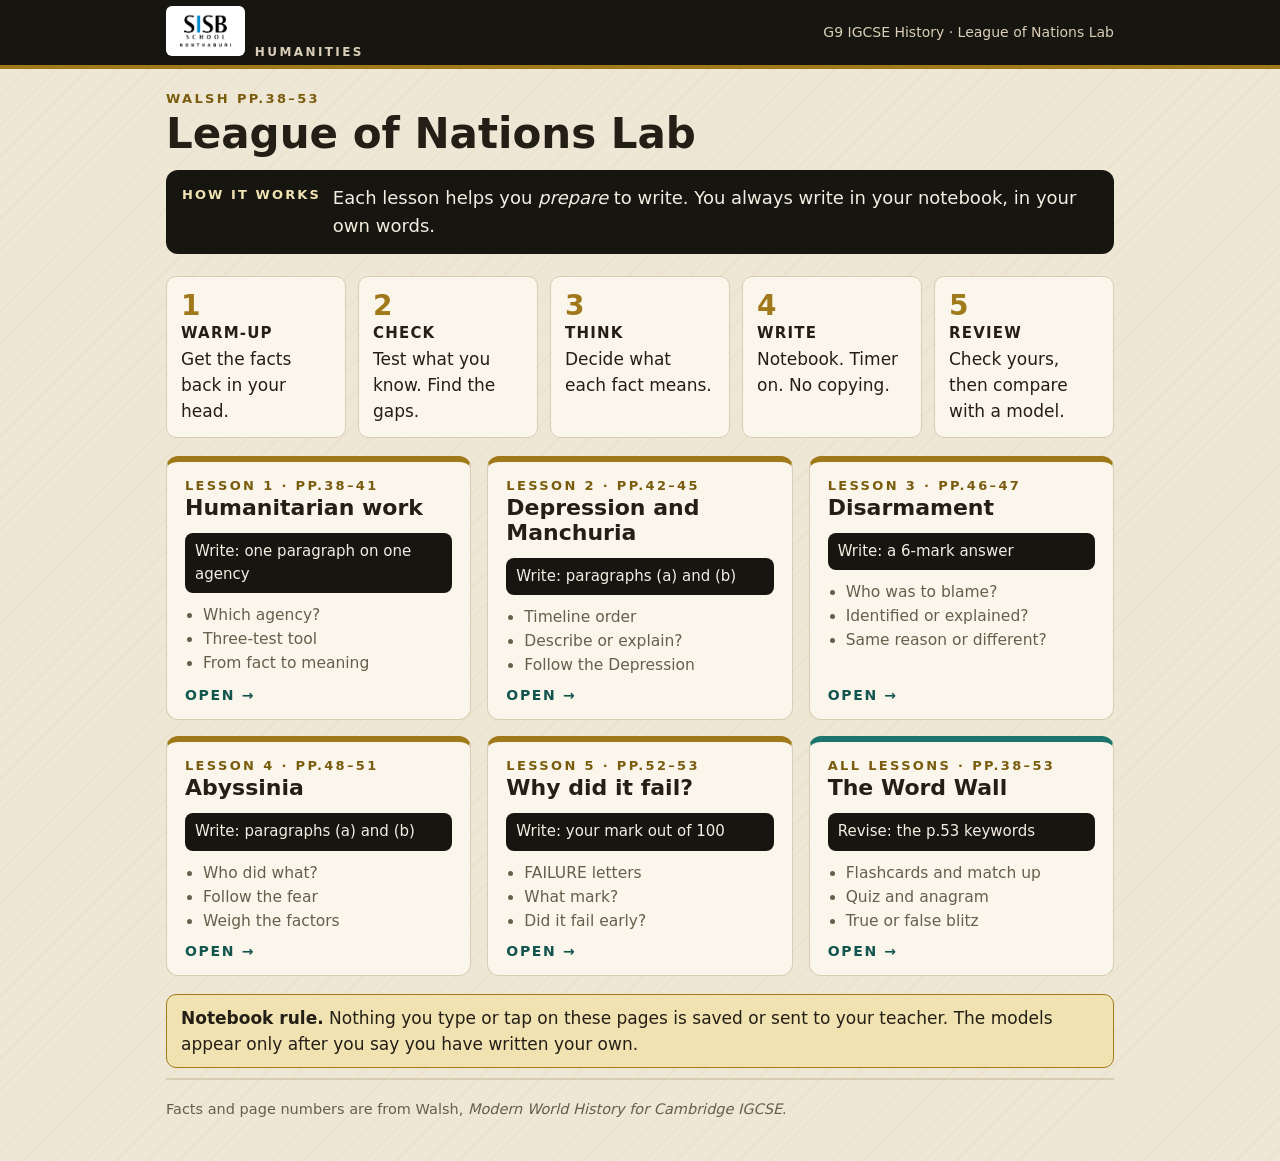
<file: index.html>
<!doctype html>
<html lang="en"><head><meta charset="utf-8"><meta name="viewport" content="width=device-width,initial-scale=1">
<title>League of Nations Lab · G9 IGCSE History</title>
<link rel="stylesheet" href="assets/style.css"></head>
<body>
<header class="top"><div class="wrap"><a class="brand" href="index.html"><img class="logo" src="assets/sisb-logo.png" alt="SISB School"><span class="sub">Humanities</span></a><div class="crumb">G9 IGCSE History · League of Nations Lab</div></div></header>
<main class="wrap">
 <div class="hero"><div class="kicker">Walsh pp.38–53</div><h1>League of Nations Lab</h1>
  <div class="target"><b>How it works</b><span>Each lesson helps you <em>prepare</em> to write. You always write in your notebook, in your own words.</span></div></div>
 <ol class="flow">
  <li><b>Warm-up</b>Get the facts back in your head.</li>
  <li><b>Check</b>Test what you know. Find the gaps.</li>
  <li><b>Think</b>Decide what each fact means.</li>
  <li><b>Write</b>Notebook. Timer on. No copying.</li>
  <li><b>Review</b>Check yours, then compare with a model.</li>
 </ol>
 <div class="hub-grid">
  <a class="lcard" href="lesson1.html"><span class="ln">Lesson 1 · pp.38–41</span><h3>Humanitarian work</h3><div class="wr">Write: one paragraph on one agency</div><ul><li>Which agency?</li><li>Three-test tool</li><li>From fact to meaning</li></ul><span class="go">Open →</span></a>
  <a class="lcard" href="lesson2.html"><span class="ln">Lesson 2 · pp.42–45</span><h3>Depression and Manchuria</h3><div class="wr">Write: paragraphs (a) and (b)</div><ul><li>Timeline order</li><li>Describe or explain?</li><li>Follow the Depression</li></ul><span class="go">Open →</span></a>
  <a class="lcard" href="lesson3.html"><span class="ln">Lesson 3 · pp.46–47</span><h3>Disarmament</h3><div class="wr">Write: a 6-mark answer</div><ul><li>Who was to blame?</li><li>Identified or explained?</li><li>Same reason or different?</li></ul><span class="go">Open →</span></a>
  <a class="lcard" href="lesson4.html"><span class="ln">Lesson 4 · pp.48–51</span><h3>Abyssinia</h3><div class="wr">Write: paragraphs (a) and (b)</div><ul><li>Who did what?</li><li>Follow the fear</li><li>Weigh the factors</li></ul><span class="go">Open →</span></a>
  <a class="lcard" href="lesson5.html"><span class="ln">Lesson 5 · pp.52–53</span><h3>Why did it fail?</h3><div class="wr">Write: your mark out of 100</div><ul><li>FAILURE letters</li><li>What mark?</li><li>Did it fail early?</li></ul><span class="go">Open →</span></a>
  <a class="lcard" href="vocab.html" style="border-top-color:var(--teal)"><span class="ln">All lessons · pp.38–53</span><h3>The Word Wall</h3><div class="wr">Revise: the p.53 keywords</div><ul><li>Flashcards and match up</li><li>Quiz and anagram</li><li>True or false blitz</li></ul><span class="go">Open →</span></a>
 </div>
 <div class="info warn"><b>Notebook rule.</b> Nothing you type or tap on these pages is saved or sent to your teacher. The models appear only after you say you have written your own.</div>
 <div class="foot">Facts and page numbers are from Walsh, <i>Modern World History for Cambridge IGCSE</i>.</div>
</main></body></html>
</file>
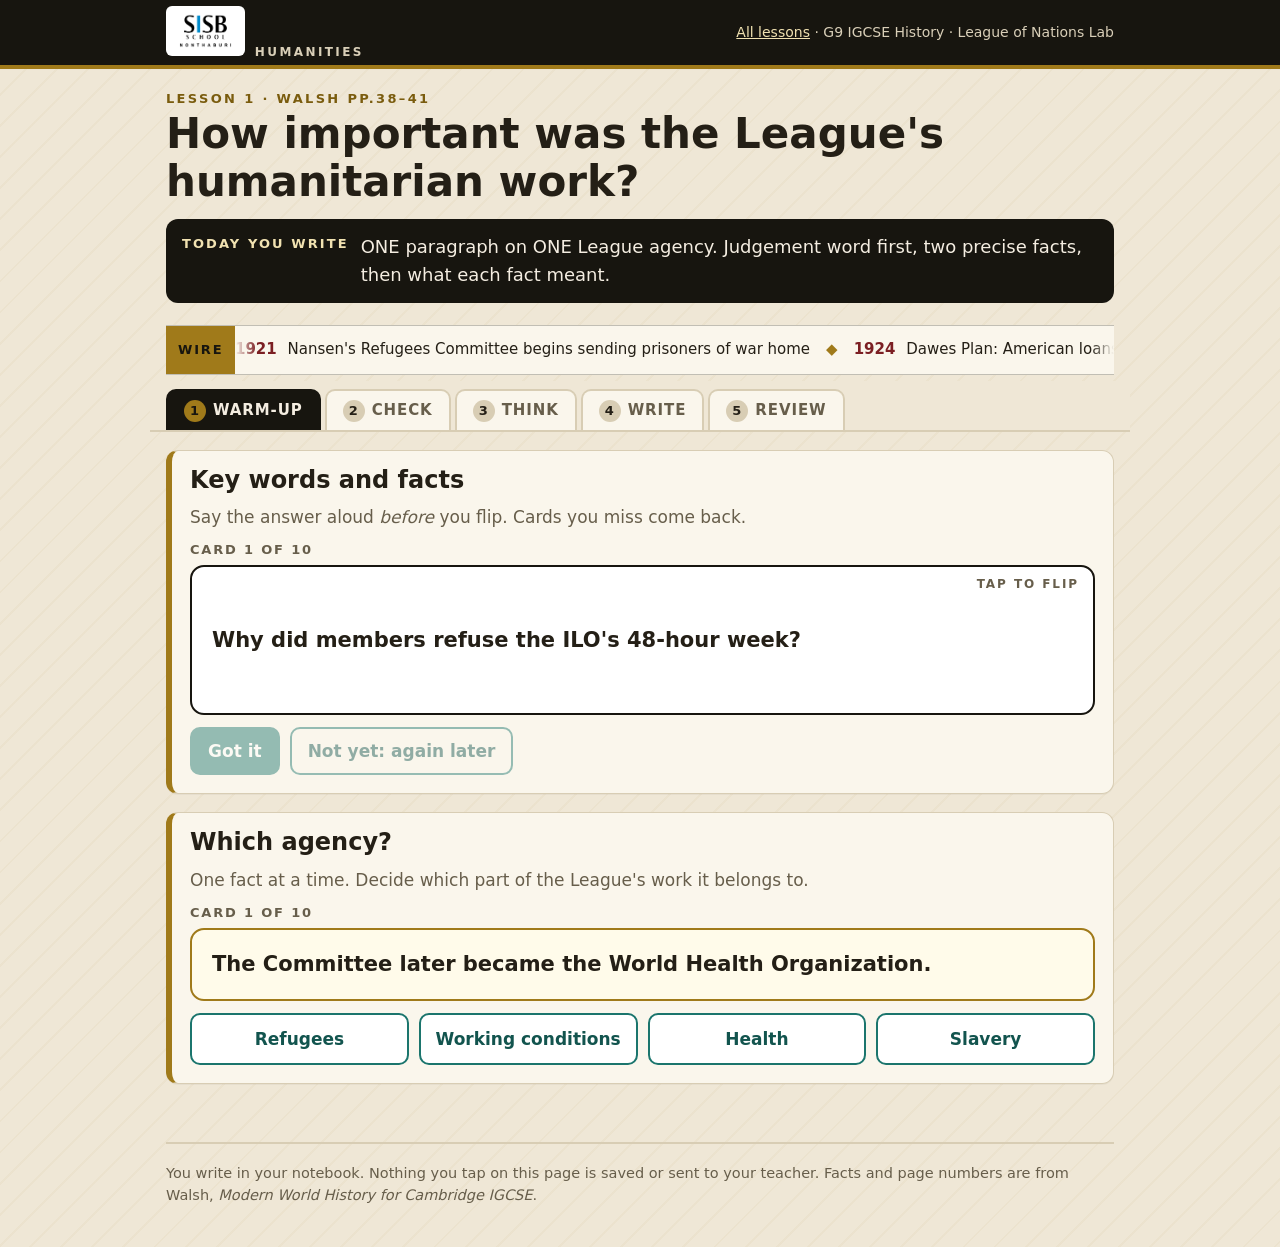
<file: lesson1.html>
<!doctype html>
<html lang="en"><head><meta charset="utf-8"><meta name="viewport" content="width=device-width,initial-scale=1">
<title>Lesson 1 · The League's humanitarian work</title>
<link rel="stylesheet" href="assets/style.css"></head>
<body><div id="app"></div>
<script src="assets/lab.js"></script>
<script>
LAB.start({
 n:1, pages:"Walsh pp.38–41", title:"How important was the League's humanitarian work?",
 target:"ONE paragraph on ONE League agency. Judgement word first, two precise facts, then what each fact meant.",
 wire:[["1921","Nansen's Refugees Committee begins sending prisoners of war home"],["1924","Dawes Plan: American loans help Germany pay reparations"],["1925","Locarno treaties: Germany accepts its western border"],["1928","Kellogg–Briand Pact: 60+ states renounce war"],["1920s","The ILO proposes a 48-hour working week. Many members refuse"]],
 tabs:[
 {id:"warm",label:"Warm-up",blocks:[
  {type:"flash",h:"Key words and facts",intro:"Say the answer aloud <em>before</em> you flip. Cards you miss come back.",cards:[
   {q:"What did the ILO do?",a:"International Labour Organization. Worked to improve working conditions: banned poisonous white lead in paint and limited children's working hours."},
   {q:"Why did members refuse the ILO's 48-hour week?",a:"They said it would cost their industries too much."},
   {q:"What did the Refugees Committee achieve?",a:"Sent about 400,000 prisoners of war home after the war."},
   {q:"Why did refugee work get harder in the 1930s?",a:"The Committee was short of funds and the League's authority was declining."},
   {q:"What did the Health Committee set up?",a:"Research institutes in Singapore, London and Denmark."},
   {q:"What did the Health Committee become after 1945?",a:"The World Health Organization (WHO)."},
   {q:"How many slaves did the League help free in Sierra Leone?",a:"About 200,000."},
   {q:"What happened to the death rate on the Tanganyika railway?",a:"It fell from 50% to 4% after League pressure on forced labour."},
   {q:"What does ‘name and shame’ mean here?",a:"The League blacklisted four large German, Dutch, Swiss and French companies involved in the illegal drugs trade, hoping publicity would pressure them to stop."},
   {q:"Why do historians often write less about this work?",a:"Because it was less dramatic than the political crises. But it affected many more people's daily lives."}]},
  {type:"sort",h:"Which agency?",intro:"One fact at a time. Decide which part of the League's work it belongs to.",
   bins:[{id:"ref",label:"Refugees"},{id:"ilo",label:"Working conditions"},{id:"hea",label:"Health"},{id:"sla",label:"Slavery"}],
   items:[
   {t:"About 400,000 prisoners of war were sent home.",bin:"ref",why:"A Refugees Committee success."},
   {t:"Poisonous white lead was banned in paint.",bin:"ilo",why:"An ILO ban."},
   {t:"Institutes opened in Singapore, London and Denmark.",bin:"hea",why:"The Health Committee's research network."},
   {t:"200,000 slaves were freed in Sierra Leone.",bin:"sla",why:"The Slavery Commission."},
   {t:"Members refused to adopt a 48-hour week.",bin:"ilo",why:"The ILO's setback."},
   {t:"The Committee ran short of funds in the 1930s.",bin:"ref",why:"The refugee work depended on funding."},
   {t:"The death rate on the Tanganyika railway fell from 50% to 4%.",bin:"sla",why:"Forced labour pressure."},
   {t:"The Committee later became the World Health Organization.",bin:"hea",why:"The Health Committee's legacy."},
   {t:"Children's working hours were limited.",bin:"ilo",why:"An ILO success."},
   {t:"Companies in several countries were publicly blacklisted.",bin:["sla","hea"],why:"Part of the League's ‘other action’ against the illegal drugs trade. It sits with health because drugs harm people. Either bin is defensible."}]}
 ]},
 {id:"check",label:"Check",blocks:[
  {type:"quiz",h:"Knowledge check",items:[
   {q:"Which fact is <b>precise enough</b> to use as evidence?",opts:["The Refugees Committee did a lot of good work","About 400,000 prisoners of war were sent home","The Refugees Committee was quite effective"],a:1,why:"A number or a name is evidence. The other two are opinions."},
   {q:"The ILO's 48-hour week was refused. What does this show?",opts:["The ILO was a complete success","Members put their own industries first","The ILO banned white lead"],a:1,why:"This is the same weakness that appears again and again: members act in their own interests."},
   {q:"What did the Health Committee become after 1945?",opts:["The Red Cross","The World Health Organization","The International Court"],a:1,why:"The idea outlived the League. That is part of why it can be called important."},
   {q:"Which sentence is a <b>judgement</b>?",opts:["The Health Committee set up institutes in Singapore","The Health Committee's work was very important","Institutes opened in Denmark and London"],a:1,why:"A judgement answers ‘how important?’. The others are facts."},
   {q:"‘Name and shame’ relied on…",opts:["Armed force","Trade sanctions","Public pressure"],a:2,why:"The League had no army. It often could only publicise and persuade."},
   {q:"Which would NOT help you judge importance?",opts:["How many people were affected","Whether it achieved its aims","The year the agency was founded"],a:2,why:"The textbook's three tests are about aims, numbers affected and how much the League valued the work."}]}
 ]},
 {id:"think",label:"Think",blocks:[
  {type:"agency",h:"The three-test tool",intro:"Choose one agency, then rate it on the textbook's three tests. The tool suggests a judgement word. <b>Your reasons</b> will be the paragraph.",
   agencies:[
    {name:"Refugees Committee",facts:["About 400,000 prisoners of war sent home","Short of funds in the 1930s","League authority declined in the 1930s"],hint:["400,000 sent home","hundreds of thousands of people","funding fell short"]},
    {name:"ILO",facts:["Banned poisonous white lead in paint","Limited children's working hours","48-hour week refused by members"],hint:["bans achieved, 48-hour week not","workers in many countries","members would not agree"]},
    {name:"Health Committee",facts:["Institutes in Singapore, London and Denmark","Became the WHO after 1945"],hint:["research network built","people on several continents","survived the League"]},
    {name:"Slavery Commission",facts:["200,000 slaves freed in Sierra Leone","Tanganyika railway death rate 50% to 4%"],hint:["freedom and lower deaths","a very large number","lasting results"]}],
   tests:[{name:"Aims",q:"Did it achieve what it set out to do?"},{name:"Numbers",q:"How many people did it affect?"},{name:"Value",q:"How much did the League value it?"}]},
  {type:"prompt",h:"From fact to meaning",intro:"A fact is only evidence once you say what it <em>meant</em>. Write one sentence in your notebook for each, starting with ‘This meant that…’.",items:[
   {fact:"The death rate on the Tanganyika railway fell from 50% to 4%.",ask:"What did this mean for the workers, and for the League's reputation?",hints:["Who was affected, and how many?","Did it save lives, change laws or both?","Did it show the League could change things without an army?"],example:"This meant that far fewer workers died building the railway, which shows the League could improve real lives through pressure alone."},
   {fact:"Members refused to accept a 48-hour working week.",ask:"What did this mean for the ILO's power?",hints:["Who decided in the end?","Why did members refuse?","What does this say about the League's authority?"],example:"This meant that the ILO could recommend but not enforce, because governments protected their own industries first."},
   {fact:"The Refugees Committee was short of funds in the 1930s.",ask:"What did this mean for its work?",hints:["What was the work, and what did it need?","How is this linked to the League's wider decline?"],example:"This meant that its work was limited just as more refugees needed help, which shows its success depended on members' support."}]}
 ]},
 {id:"write",label:"Write",blocks:[
  {type:"brief",h:"Your paragraph",intro:"Choose <b>one</b> agency. Tap the highlighted words to see what the question wants.",label:"Question",mins:8,
   q:["How ",{w:"important",m:"This asks for a judgement: very, fairly or not very. Say which, and say it first."}," was the work of ",{w:"one League agency",m:"Pick one. Writing about two agencies loses marks."},"?"],
   rules:[["Start: ","your judgement word and why."],["Then: ","two precise facts, each followed by ‘This meant that…’."],["End: ","a short link back to the judgement."]],
   nudges:["Which of your two facts would convince a sceptic most? Put it first.","Does each fact have a number, place or name in it?","After each fact, have you said what it meant for people?","Does your last sentence use your judgement word again?"]}
 ]},
 {id:"review",label:"Review",blocks:[
  {type:"check",h:"Check your own paragraph",items:["Judgement word (very / fairly / not very) is in the first sentence","About ONE agency only","Two precise facts (numbers, places or names)","After each fact, ‘This meant that…’ explains it","The explanation says what it meant for people or for the League","Last sentence links back to the judgement"],bands:[{min:0,t:"Keep going: aim to tick at least five."},{min:4,t:"Getting there. Fix the unticked items."},{min:5,t:"Strong."},{min:6,t:"Secure."}]},
  {type:"model",h:"Compare with a model",models:[{title:"Model: Health Committee",q:"How important was the work of one League agency?",paras:[[
   {k:"p",t:"The work of the Health Committee was very important because it created a research network that outlived the League.",note:"The judgement is in sentence one, so the examiner knows your answer at once."},
   {k:"e",t:"It set up research institutes in Singapore, London and Denmark.",note:"Three places: precise, and drawn straight from the textbook."},
   {k:"x",t:"This meant that its research was shared across more than one continent, not kept in Geneva.",note:"‘This meant that…’ turns the fact into a consequence."},
   {k:"e",t:"After 1945 the Committee became the World Health Organization.",note:"A second fact. It is different from the first, not more of the same."},
   {k:"x",t:"This shows the work was valuable enough to survive the League's collapse.",note:"The meaning links to importance."},
   {k:"l",t:"Therefore, the Health Committee was very important because its work reached many people and lasted.",note:"The link repeats the judgement and the reason."}]]}]},
  {type:"twin",h:"Write another",twins:[{label:"Twin question",q:"How important was the work of the <b>International Labour Organization</b>?",change:"Different agency. This time the facts push you towards ‘fairly’, because of the refused 48-hour week.",mins:8,facts:["Banned poisonous white lead in paint","Limited children's working hours","Members refused the 48-hour week"]}]}
 ]}
 ]
});
</script></body></html>
</file>
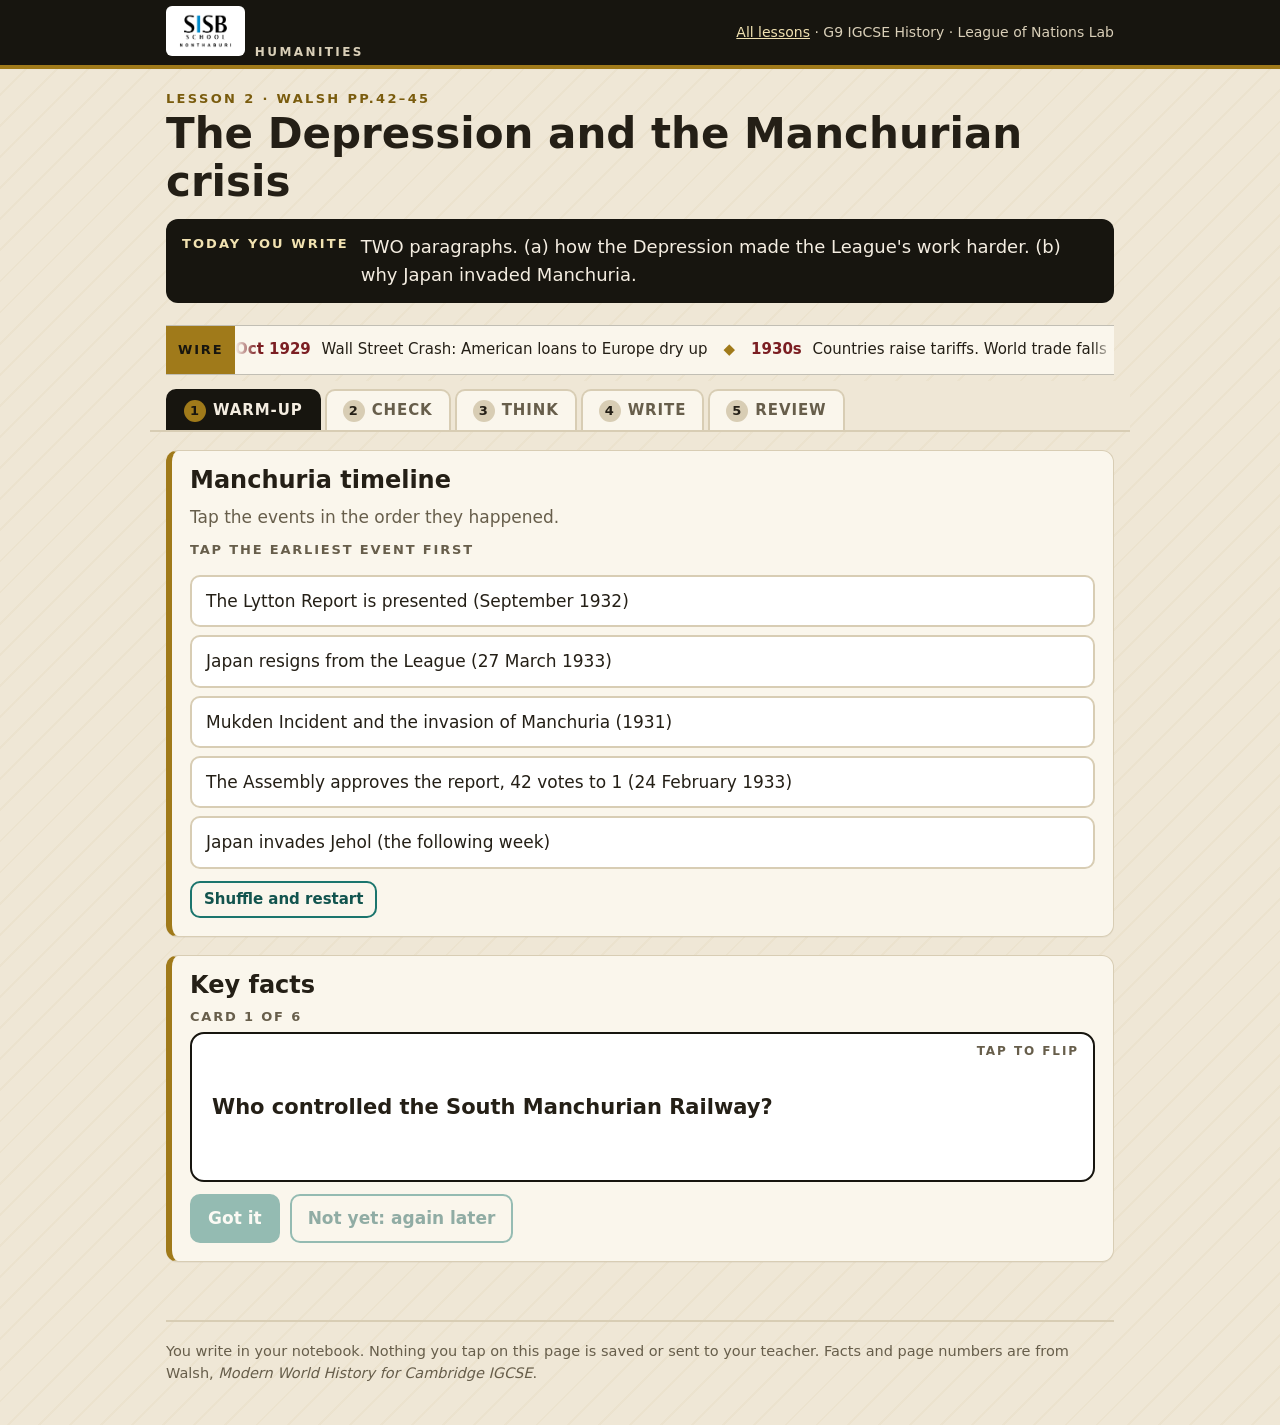
<file: lesson2.html>
<!doctype html>
<html lang="en"><head><meta charset="utf-8"><meta name="viewport" content="width=device-width,initial-scale=1">
<title>Lesson 2 · The Depression and Manchuria</title>
<link rel="stylesheet" href="assets/style.css"></head>
<body><div id="app"></div>
<script src="assets/lab.js"></script>
<script>
LAB.start({
 n:2, pages:"Walsh pp.42–45", title:"The Depression and the Manchurian crisis",
 target:"TWO paragraphs. (a) how the Depression made the League's work harder. (b) why Japan invaded Manchuria.",
 wire:[["Oct 1929","Wall Street Crash: American loans to Europe dry up"],["1930s","Countries raise tariffs. World trade falls"],["Sep 1931","Mukden Incident. Japanese troops move into Manchuria"],["Feb 1933","Assembly approves the Lytton Report 42–1"],["Mar 1933","Japan resigns from the League"]],
 tabs:[
 {id:"warm",label:"Warm-up",blocks:[
  {type:"order",h:"Manchuria timeline",intro:"Tap the events in the order they happened.",prompt:"Tap the earliest event first",
   items:[{t:"Mukden Incident and the invasion of Manchuria (1931)",note:"Japanese army officers blew up a section of the railway they controlled."},
   {t:"The Lytton Report is presented (September 1932)",note:"A year after the invasion."},
   {t:"The Assembly approves the report, 42 votes to 1 (24 February 1933)",note:"Only Japan voted against."},
   {t:"Japan resigns from the League (27 March 1933)",note:"The League had no way to force it to leave Manchuria."},
   {t:"Japan invades Jehol (the following week)",note:"The aggression continued."}],after:"Notice the gap between 1931 and 1933: the League took a long time."},
  {type:"flash",h:"Key facts",cards:[
   {q:"Who controlled the South Manchurian Railway?",a:"Japan."},
   {q:"What did Manchuria offer Japan?",a:"Raw materials (iron, coal, timber), farmland and a market for Japanese goods."},
   {q:"What was the vote on the Lytton Report?",a:"42 to 1 in the Assembly, 24 February 1933."},
   {q:"What did Japan do on 27 March 1933?",a:"Resigned from the League."},
   {q:"Why was Manchuria a long way from Geneva a problem?",a:"Slow communication and no League force nearby. Britain and France were far from the area."},
   {q:"How did the Depression hit Japan?",a:"Silk exports to the USA collapsed, which hurt farmers and strengthened army nationalists."}]}
 ]},
 {id:"check",label:"Check",blocks:[
  {type:"quiz",h:"Knowledge check",items:[
   {q:"What started the worldwide Depression?",opts:["The Mukden Incident","The Wall Street Crash, 1929","The Lytton Report"],a:1,why:"The Crash in October 1929 began the chain."},
   {q:"Why did the end of American loans matter so much?",opts:["Germany could no longer join the League","Businesses went bankrupt and unemployment rose","Japan invaded China"],a:1,why:"The Dawes Plan (1924) depended on American loans. When they stopped, European economies suffered."},
   {q:"What are tariffs?",opts:["Taxes on imported goods","Weapons treaties","League committees"],a:0,why:"Tariffs made trade fall further because partners hit back with their own."},
   {q:"Who controlled the South Manchurian Railway?",opts:["China","Britain","Japan"],a:2,why:"Japan's control gave it troops and interests in the region."},
   {q:"What did the League's Lytton Report say?",opts:["Japan was in the wrong and should withdraw","China had attacked first","The League should ban all trade with Japan"],a:0,why:"The League condemned Japan, but had no means to enforce it."},
   {q:"What was the Assembly vote in February 1933?",opts:["42 to 1","10 to 9","All in favour"],a:0,why:"Overwhelming condemnation, but only words."},
   {q:"What did Japan do after the vote?",opts:["Withdrew its army","Resigned from the League","Asked for a new inquiry"],a:1,why:"Japan resigned on 27 March 1933 and invaded Jehol the next week."},
   {q:"Why would sanctions on Japan have been meaningless?",opts:["They were illegal","The USA, a major trading partner, was not in the League","Japan had no trade"],a:1,why:"Japan could trade with the USA. Always explain WHY, not just ‘the USA was not a member’."}]},
  {type:"sort",h:"Describe or explain?",intro:"Examiners reward <b>explanation</b>. Decide whether each sentence only describes what happened, or explains how one thing led to another.",
   bins:[{id:"d",label:"Describes"},{id:"x",label:"Explains"}],
   items:[
   {t:"Japan's silk exports to the USA fell sharply.",bin:"d",why:"A fact. No ‘so’ or ‘which meant’."},
   {t:"Silk exports fell, so farmers lost income, which helped army leaders argue for seizing Manchuria's resources.",bin:"x",why:"It links cause to consequence."},
   {t:"The Wall Street Crash happened in 1929.",bin:"d",why:"A date and an event."},
   {t:"US loans stopped, so German businesses went bankrupt, which pushed up unemployment and helped extremist parties.",bin:"x",why:"A chain of cause and effect."},
   {t:"Countries put up tariffs.",bin:"d",why:"What happened, not why it mattered."},
   {t:"Tariffs made trading partners do the same, so trade fell further and countries cared less about the League.",bin:"x",why:"It links to the League."},
   {t:"Britain and the USA gave international disputes a low priority.",bin:"d",why:"A statement of priorities."},
   {t:"Britain and the USA were busy with their own economies, so no one was ready to stand up to Japan.",bin:"x",why:"It connects the situation to the League's failure."}]},
  {type:"quiz",h:"Which is the most precise?",intro:"Three questions. Choose the sentence a top-band answer would use.",items:[
   {q:"Which is the most precise evidence about Japan?",opts:["Japan was badly affected","Japan's silk exports to the USA fell sharply","Japan had problems in the 1930s"],a:1,why:"It names a product and a trading partner."},
   {q:"Which best explains the effect on Germany?",opts:["The Depression was bad","Unemployment rose, so voters turned to the Nazis, who wanted to overturn the peace treaties","Germany was angry"],a:1,why:"It has a cause, an effect and a link to the League's problem."},
   {q:"Which is best linked to ‘made the League's work more difficult’?",opts:["The Depression began in 1929","Countries became more concerned with themselves, so they were less willing to support League action","Many people lost their jobs"],a:1,why:"It answers the question asked."}]}
 ]},
 {id:"think",label:"Think",blocks:[
  {type:"chain",h:"Follow the Depression",intro:"Build the chain one link at a time. Choose what happened next.",start:"Wall Street Crash, 1929",
   steps:[
   {ask:"What happened to American loans to Europe?",opts:["They stopped","They doubled","They were given to the League"],a:0,hint:"Think about the Dawes Plan, p.39."},
   {ask:"What did that do to businesses and jobs?",opts:["Businesses went bankrupt and unemployment rose","Wages rose","Nothing changed"],a:0},
   {ask:"How did governments respond?",opts:["They put up tariffs","They disarmed","They joined the League"],a:0},
   {ask:"What happened to trade?",opts:["It fell further","It recovered","It stayed the same"],a:0},
   {ask:"Why does that make the League's job harder?",opts:["Countries put their own economy first and were less willing to act together","Countries trusted the League more","The League gained an army"],a:0}],
   finish:"Now choose Japan or Germany and write your own version in your notebook."},
  {type:"prompt",h:"Figure 2: one country at a time",intro:"Use Figure 2 on p.43. Write in your notebook, then compare.",items:[
   {fact:"Japan's silk exports to the USA collapsed.",ask:"How did that make the League's job harder?",hints:["What happened to farmers and unemployment?","Who gained influence in Japan?","What did the army want to do abroad?"],example:"Falling silk exports hit Japanese farmers hard, so army nationalists argued that seizing Manchuria's resources was the answer, which made Japan less willing to obey the League."},
   {fact:"Unemployment in Germany rose as US loans stopped.",ask:"How did that make the League's job harder?",hints:["Which parties gained support?","What did they say about the peace treaties?","What would this do to the League's aim of disarmament?"],example:"Unemployment helped the Nazis, who wanted to overturn the peace treaties and rearm, which threatened the League's work on peace and disarmament."},
   {fact:"The USA and Britain put their own economies first.",ask:"How did that make the League's job harder?",hints:["Who was strong enough to stand up to an aggressor?","What was their ‘low priority’?"],example:"With the USA and Britain busy with their own economies, no strong member was ready to lead action against an aggressor."}]},
  {type:"prompt",h:"Why Manchuria?",intro:"Use the map on p.44.",items:[
   {fact:"Manchuria had iron, coal and timber, and Japan did not.",ask:"Why was this more important during the Depression?",hints:["What was happening to trade and tariffs?","What would Japan gain by owning its own supply?"],example:"As tariffs cut trade, controlling Manchuria's raw materials let Japan supply its industry without relying on other countries."},
   {fact:"Japan already controlled the South Manchurian Railway.",ask:"How did that make an invasion easier?",hints:["What forces were already there?","What excuse could Japan give?"],example:"It gave Japan troops in place and an excuse to ‘protect its interests’, so invasion could begin from within."}]}
 ]},
 {id:"write",label:"Write",blocks:[
  {type:"brief",h:"Paragraph (a)",label:"Question (a)",mins:8,q:["How did the ",{w:"Depression",m:"The economic crisis after 1929: loans stopped, unemployment, tariffs."}," make the League's work ",{w:"more difficult",m:"Not ‘what was the Depression?’. Show how it blocked the League."},"?"],
   rules:[["Start: ","the Depression made the League's work more difficult because…"],["Use: ","ONE country (Japan or Germany) and two facts from Figure 2."],["End: ","what that meant for the League."]],
   nudges:["Are you describing the Depression, or explaining what it did to the League?","Have you used a precise fact from Figure 2 for your country?","After the fact, have you said ‘This meant that…’?","Does your last sentence mention the League?"]},
  {type:"brief",h:"Paragraph (b)",label:"Question (b)",mins:8,q:["Why did ",{w:"Japan",m:"The aggressor in Manchuria, 1931."}," invade ",{w:"Manchuria",m:"Region of north-east China with railways and raw materials."}," in 1931?"],
   rules:[["Start: ","one reason Japan invaded Manchuria was…"],["Use: ","Figure 2 (p.43) and ‘Background’ (p.44)."],["End: ","therefore, Japan invaded because…"]],
   nudges:["Which of Manchuria's resources did Japan lack?","How did the Depression make this reason more urgent?","In 2024 the best answers explained HOW the Depression hit Japan. Did you?"]}
 ]},
 {id:"review",label:"Review",blocks:[
  {type:"check",h:"Check your paragraph (a)",items:["The first sentence answers the question","Only ONE country","Two precise facts from Figure 2","‘This meant that…’ after each","The paragraph ends with what happened to the League's work"],bands:[{min:0,t:"Keep going."},{min:3,t:"Getting there."},{min:4,t:"Strong."},{min:5,t:"Secure."}]},
  {type:"model",h:"Compare with a model",models:[
   {title:"Model (a): the Depression and Japan",q:"How did the Depression make the League's work more difficult?",paras:[[
    {k:"p",t:"The Depression made the League's work more difficult because it pushed Japan towards aggression.",note:"The answer in sentence one."},
    {k:"e",t:"Japan's silk exports to the USA collapsed, hurting farmers and raising unemployment.",note:"A precise fact from Figure 2."},
    {k:"x",t:"This meant that army leaders and nationalists argued that Japan must seize land and resources abroad, so Japan was less willing to obey the League.",note:"‘This meant that…’ links the fact to a consequence."},
    {k:"e",t:"At the same time, the USA and Britain put their own economies first.",note:"A second, different point."},
    {k:"x",t:"This meant that the countries that might have stopped Japan were distracted.",note:"Explains why the League could not respond."},
    {k:"l",t:"As a result, the League faced an aggressive member with no strong supporters to stop it.",note:"Link back to the question."}]]},
   {title:"Model (b): why Japan invaded Manchuria",q:"Why did Japan invade Manchuria in 1931?",paras:[[
    {k:"p",t:"One reason Japan invaded Manchuria was to gain raw materials that the Depression had made urgent.",note:"A reason, not a story."},
    {k:"e",t:"Manchuria had iron, coal and timber, which Japan lacked.",note:"Precise fact from p.44."},
    {k:"x",t:"This meant that by controlling Manchuria, Japan could supply its own industry without relying on trade that the Depression and tariffs had damaged.",note:"Links the fact to the Depression."},
    {k:"e",t:"Japan also already controlled the South Manchurian Railway.",note:"A second fact."},
    {k:"x",t:"This meant that Japan had troops in place and an excuse to protect its interests, which made invasion easier.",note:"Shows how."},
    {k:"l",t:"Therefore, the Depression turned a long-standing interest into a reason to invade.",note:"Link."}]]}]},
  {type:"twin",h:"Write another",twins:[
   {label:"Twin (a)",q:"How did the Depression make the League's work more difficult? Use <b>Germany</b> this time.",change:"Same question, other country. The Figure 2 facts change.",mins:8,facts:["US loans stopped, so German businesses failed","Unemployment rose","The Nazis, who wanted to overturn the peace treaties, gained support"]},
   {label:"Twin (b)",q:"Why did <b>Britain and France</b> not stand up to Japan?",change:"The focus moves from Japan to the League's members.",mins:8,facts:["Britain wanted good relations with Japan","They would not risk war","Manchuria was far from Geneva","Sanctions were meaningless without the USA"]}]}
 ]}
 ]
});
</script></body></html>
</file>
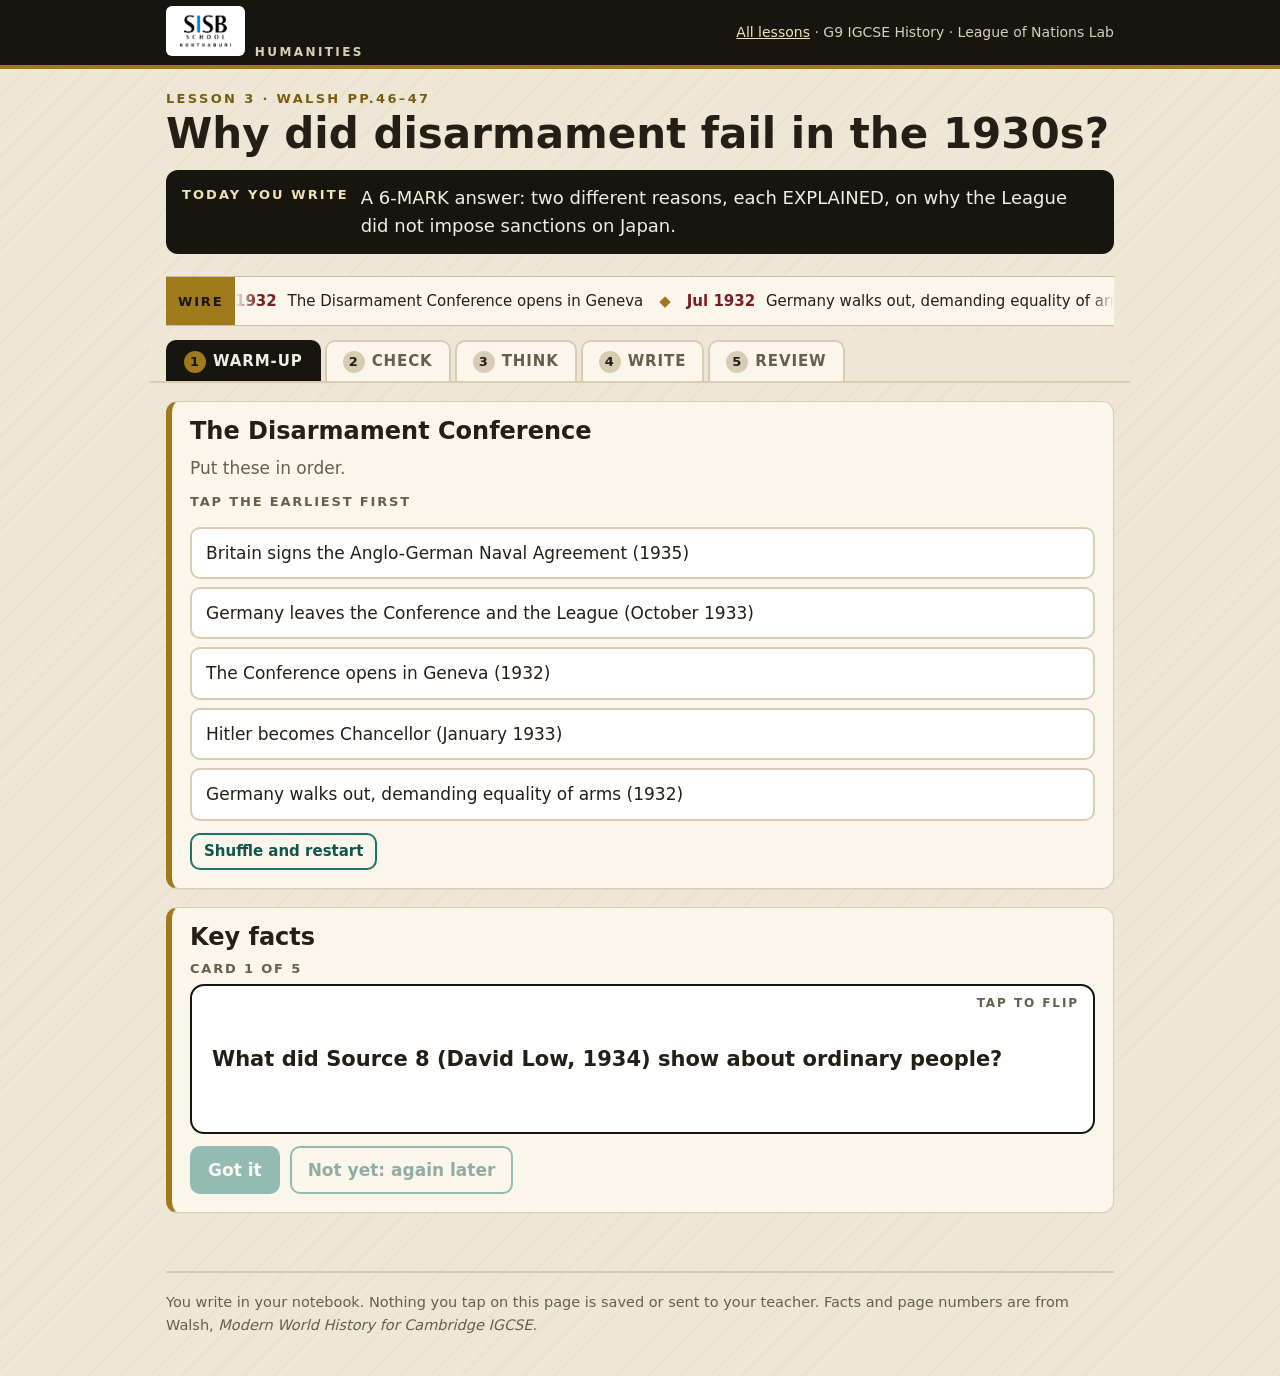
<file: lesson3.html>
<!doctype html>
<html lang="en"><head><meta charset="utf-8"><meta name="viewport" content="width=device-width,initial-scale=1">
<title>Lesson 3 · Why did disarmament fail?</title>
<link rel="stylesheet" href="assets/style.css"></head>
<body><div id="app"></div>
<script src="assets/lab.js"></script>
<script>
LAB.start({
 n:3, pages:"Walsh pp.46–47", title:"Why did disarmament fail in the 1930s?",
 target:"A 6-MARK answer: two different reasons, each EXPLAINED, on why the League did not impose sanctions on Japan.",
 wire:[["1932","The Disarmament Conference opens in Geneva"],["Jul 1932","Germany walks out, demanding equality of arms"],["Jan 1933","Hitler becomes Chancellor of Germany"],["Oct 1933","Germany leaves the Conference and the League"],["1935","Anglo-German Naval Agreement upsets France"]],
 tabs:[
 {id:"warm",label:"Warm-up",blocks:[
  {type:"order",h:"The Disarmament Conference",intro:"Put these in order.",prompt:"Tap the earliest first",
   items:[{t:"The Conference opens in Geneva (1932)",note:"Many hopes were placed on it."},
   {t:"Germany walks out, demanding equality of arms (1932)",note:"Germany said other countries had not disarmed as the treaty promised."},
   {t:"Hitler becomes Chancellor (January 1933)",note:"A new, more aggressive government."},
   {t:"Germany leaves the Conference and the League (October 1933)",note:"The Conference could not continue."},
   {t:"Britain signs the Anglo-German Naval Agreement (1935)",note:"Signed without France, and it upset France."}],after:"Disarmament collapsed within about a year of Hitler taking power."},
  {type:"flash",h:"Key facts",cards:[
   {q:"Why did Germany walk out of the Conference?",a:"It wanted equality of arms. It said others had not disarmed as promised."},
   {q:"What did Hitler do in October 1933?",a:"Took Germany out of the Conference and the League."},
   {q:"What was the Anglo-German Naval Agreement?",a:"A 1935 agreement between Britain and Germany. It upset France."},
   {q:"What was missing from the Conference's July 1932 agreement?",a:"Detail. The Conference agreed an aim in principle but not the detail of how to disarm."},
   {q:"What did Source 8 (David Low, 1934) show about ordinary people?",a:"That they wanted peace but their leaders did not deliver it."}]}
 ]},
 {id:"check",label:"Check",blocks:[
  {type:"quiz",h:"Knowledge check",items:[
   {q:"Why did Germany walk out of the Conference?",opts:["It wanted to join the League","It wanted equality of arms","It wanted peace with France"],a:1,why:"Germany said the others had not disarmed as the treaty said."},
   {q:"Who came to power in Germany in January 1933?",opts:["Stresemann","Hitler","The Kaiser"],a:1,why:"Hitler became Chancellor."},
   {q:"What did Germany do in October 1933?",opts:["Joined the League","Left the Conference and the League","Signed a naval agreement"],a:1,why:"This ended the Conference's chances."},
   {q:"Why did the 1935 Anglo-German Naval Agreement upset France?",opts:["Britain acted without consulting its ally","France wanted a bigger navy","Germany joined the League"],a:0,why:"It let Germany rebuild a navy and weakened united action."},
   {q:"Which was a reason the League could not impose sanctions on Japan?",opts:["The USA was not a member, so Japan could still trade with it","Japan was too small to trade","The Lytton Report supported Japan"],a:0,why:"Note the explanation, not just ‘USA not a member’."},
   {q:"What does ‘identified’ mean in an examiner's report?",opts:["A reason stated but not explained","A fully developed reason","A wrong reason"],a:0,why:"Identified reasons score low. Explained reasons score high."}]},
  {type:"sort",h:"Who was to blame?",intro:"Think! Q1: how was each to blame for the Conference's failure?",
   bins:[{id:"ger",label:"Germany"},{id:"bri",label:"Britain"},{id:"fra",label:"France"},{id:"lea",label:"The League itself"}],
   items:[
   {t:"Walked out of the Conference in 1932 demanding equality.",bin:"ger",why:"Germany's action broke up the talks."},
   {t:"Left the League and the Conference in October 1933.",bin:"ger",why:"Under Hitler."},
   {t:"Signed the Anglo-German Naval Agreement without consulting France.",bin:"bri",why:"Britain put its own interests first."},
   {t:"Wanted security guarantees before it would reduce its own forces.",bin:"fra",why:"France feared a rearmed Germany."},
   {t:"Agreed only the aim in July 1932, not the detail.",bin:"lea",why:"The Conference did not settle how to disarm."},
   {t:"Had no army of its own to enforce decisions.",bin:"lea",why:"A basic weakness."},
   {t:"Did not follow through on the disarmament promised in the Treaty of Versailles.",bin:["bri","fra"],why:"Germany argued that the Allies had not disarmed, which both Britain and France could be blamed for."},
   {t:"Put its own interests ahead of collective action.",bin:["bri","fra"],why:"A pattern across the 1930s."}]},
  {type:"quiz",h:"Same reason or different?",intro:"A 6-marker needs <b>two different reasons</b>. Spot when two sentences are really the same one.",items:[
   {q:"A: ‘The USA was not in the League.’ B: ‘America's absence meant Japan could still trade.’",opts:["Same reason","Different reasons"],a:0,why:"B just explains A. Together they are ONE explained reason."},
   {q:"A: ‘The USA was not in the League.’ B: ‘Britain and France would not risk war.’",opts:["Same reason","Different reasons"],a:1,why:"Two separate causes."},
   {q:"A: ‘The Lytton Report took a year.’ B: ‘Japan had already conquered Manchuria by then.’",opts:["Same reason","Different reasons"],a:0,why:"B is the consequence of A. One reason."},
   {q:"A: ‘Britain wanted good relations with Japan.’ B: ‘An arms ban was not agreed.’",opts:["Same reason","Different reasons"],a:1,why:"Different: one is attitude, the other is a missing measure."}]},
  {type:"sort",h:"Identified or explained?",intro:"Identified scores low. Explained scores high.",
   bins:[{id:"i",label:"Identified only"},{id:"x",label:"Explained"}],
   items:[
   {t:"The USA was not a member of the League.",bin:"i",why:"A fact. We aren't told why it mattered."},
   {t:"The USA was not a member, so Japan could keep trading with it, which made League sanctions almost useless.",bin:"x",why:"It says how it stopped sanctions."},
   {t:"Britain and France did not want war.",bin:"i",why:"A statement. No effect is shown."},
   {t:"Britain and France would not risk war, so no one would send forces to enforce a ban.",bin:"x",why:"Shows the result."},
   {t:"The Lytton Report took a long time.",bin:"i",why:"Describes the delay only."},
   {t:"The Lytton Report took a year, so Japan had finished the conquest before the League decided.",bin:"x",why:"Shows what the delay meant."},
   {t:"Manchuria was far away.",bin:"i",why:"Only a fact about distance."},
   {t:"Manchuria was far away, so Britain and France had few ships nearby and less interest in a fight.",bin:"x",why:"Shows why distance mattered."}]}
 ]},
 {id:"think",label:"Think",blocks:[
  {type:"chain",h:"Reason 1: the USA",start:"The USA was not a member of the League",
   steps:[{ask:"Japan was a major trader. What could Japan still do?",opts:["Trade with the USA","Nothing at all","Join the Americans"],a:0},
   {ask:"What did that do to League sanctions?",opts:["They hardly hurt Japan","They destroyed Japan","They became stronger"],a:0},
   {ask:"What did League members conclude?",opts:["Sanctions would harm them more than Japan, so they would not impose them","Sanctions should be doubled","The USA would pay"],a:0}],finish:"One reason, fully explained. Now say it in your own words."},
  {type:"chain",h:"Reason 2: fear of war",start:"Britain and France did not want to risk war with Japan",
   steps:[{ask:"What did the League have to enforce a ban?",opts:["No army of its own","A large army","A navy in Asia"],a:0},
   {ask:"So who would have to supply the force?",opts:["Mainly Britain and France","The USA","Japan"],a:0},
   {ask:"What did that mean for the arms ban?",opts:["It was not agreed","It was strictly enforced","Japan agreed to it"],a:0}],finish:"A second reason, with a different cause."},
  {type:"chain",h:"Reason 3: delay",start:"The Lytton Report took a year",
   steps:[{ask:"What did Japan do during that time?",opts:["Completed its conquest","Withdrew","Waited"],a:0},
   {ask:"What did the League's report then amount to?",opts:["Condemnation after the event","A plan to restore Manchuria by force","Nothing was published"],a:0},
   {ask:"What did Japan do next?",opts:["Resigned from the League and invaded Jehol","Obeyed","Appealed"],a:0}],finish:"A third reason. Pick the two you can explain best."}
 ]},
 {id:"write",label:"Write",blocks:[
  {type:"brief",h:"The 6-mark answer",label:"Question",mins:12,q:["Why did the League fail to impose ",{w:"sanctions",m:"Measures like trade bans against a country to punish it."}," on Japan after the invasion of ",{w:"Manchuria",m:"Chinese region invaded by Japan in 1931."},"? [",{w:"6",m:"Two explained reasons. About two short paragraphs. No judgement and no conclusion needed."},"]"],
   rules:[["Reason 1: ","one reason, ‘This meant that…’ to explain how it stopped sanctions."],["Reason 2: ","a DIFFERENT reason, explained the same way."],["Facts: ","each backed by a precise fact from p.45."]],
   nudges:["Are your two reasons really different?","Does each reason say HOW it stopped sanctions?","Is there a fact from p.45 in each?","Check against the ‘same or different?’ questions."]}
 ]},
 {id:"review",label:"Review",blocks:[
  {type:"check",h:"Mark your own answer",items:["Reason 1 is clearly stated","Reason 1 is explained (‘This meant that…’)","Reason 1 has a precise fact","Reason 2 is clearly stated and DIFFERENT","Reason 2 is explained","Reason 2 has a precise fact"],mode:"mark",bands:[{min:0,t:"Aim for at least four."},{min:3,t:"Two reasons, but thin."},{min:4,t:"Good."},{min:6,t:"Full marks work."}]},
  {type:"model",h:"Compare with a model",models:[{title:"Model: 6 marks",q:"Why did the League fail to impose sanctions on Japan after the invasion of Manchuria? [6]",paras:[[
   {k:"p",t:"One reason was that the USA was not a member of the League.",note:"The reason in sentence one."},
   {k:"e",t:"The USA was one of Japan's main trading partners.",note:"A fact that supports the reason."},
   {k:"x",t:"This meant that Japan could carry on trading with the USA whatever the League did, so sanctions would have hurt League members more than Japan.",note:"The explanation turns the fact into HOW it stopped sanctions."}],[
   {k:"p",t:"Another reason was that Britain and France did not want to risk war with Japan.",note:"A different reason."},
   {k:"e",t:"The League had no army of its own and depended on those two powers.",note:"The fact."},
   {k:"x",t:"This meant that an arms ban or any forceful action could not be agreed, because neither would send forces so far away to fight Japan.",note:"Explains how it stopped action."}]]}]},
  {type:"twin",h:"Write another",twins:[{label:"Twin question",q:"Why did the Disarmament Conference fail to achieve disarmament? [6]",change:"Different crisis, same moves: two different reasons, each explained.",mins:12,facts:["Germany walked out in 1932","Hitler left the Conference and the League in October 1933","France wanted security before disarming","The Conference agreed only the aim, not the detail"]}]}
 ]}
 ]
});
</script></body></html>
</file>
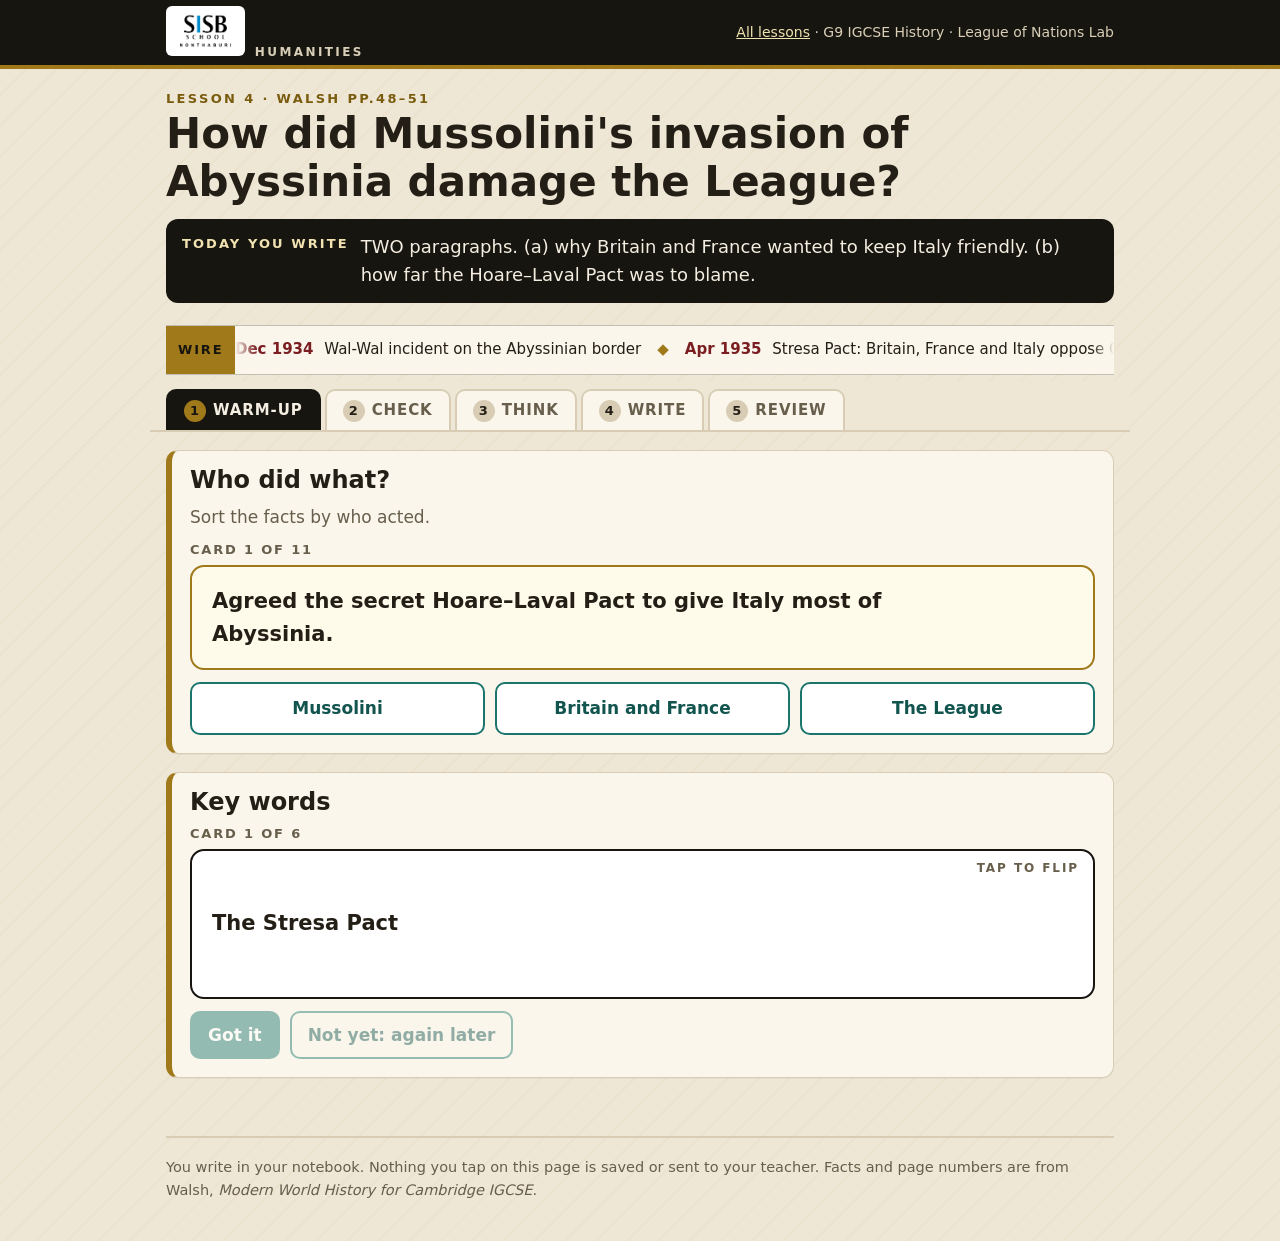
<file: lesson4.html>
<!doctype html>
<html lang="en"><head><meta charset="utf-8"><meta name="viewport" content="width=device-width,initial-scale=1">
<title>Lesson 4 · Abyssinia</title>
<link rel="stylesheet" href="assets/style.css"></head>
<body><div id="app"></div>
<script src="assets/lab.js"></script>
<script>
LAB.start({
 n:4, pages:"Walsh pp.48–51", title:"How did Mussolini's invasion of Abyssinia damage the League?",
 target:"TWO paragraphs. (a) why Britain and France wanted to keep Italy friendly. (b) how far the Hoare–Laval Pact was to blame.",
 wire:[["Dec 1934","Wal-Wal incident on the Abyssinian border"],["Apr 1935","Stresa Pact: Britain, France and Italy oppose German rearmament"],["Oct 1935","Italy invades Abyssinia"],["Dec 1935","Hoare–Laval Pact leaks. Public outrage"],["Mar 1936","Hitler marches into the Rhineland"]],
 tabs:[
 {id:"warm",label:"Warm-up",blocks:[
  {type:"sort",h:"Who did what?",intro:"Sort the facts by who acted.",
   bins:[{id:"mus",label:"Mussolini"},{id:"bf",label:"Britain and France"},{id:"lea",label:"The League"}],
   items:[
   {t:"Invaded Abyssinia in October 1935.",bin:"mus",why:"Italy attacked a League member."},
   {t:"Signed the Stresa Pact in 1935 against German rearmament.",bin:["bf","mus"],why:"Italy, Britain and France all signed. For paragraph (a), it shows why Britain and France valued Italy."},
   {t:"Banned arms sales, loans and imports from Italy.",bin:"lea",why:"The sanctions the League did impose."},
   {t:"Did not ban oil sales to Italy.",bin:"lea",why:"The key gap in sanctions."},
   {t:"Did not close the Suez Canal.",bin:"bf",why:"They feared war with Italy."},
   {t:"Delayed an oil decision for two months.",bin:"lea",why:"The League hesitated."},
   {t:"Agreed the secret Hoare–Laval Pact to give Italy most of Abyssinia.",bin:"bf",why:"Britain and France tried to settle it behind the League's back."},
   {t:"Used its air force and poison gas against Abyssinian forces.",bin:"mus",why:"Italy used modern weapons."},
   {t:"Feared that coal sanctions would cost 30,000 British miners their jobs.",bin:"bf",why:"Britain put its own economy first."},
   {t:"Took advantage while Britain and France were distracted by Hitler.",bin:"mus",why:"The fear of Hitler is the key."},
   {t:"Lost credibility when the Pact leaked.",bin:"lea",why:"People saw the League as helpless."}]},
  {type:"flash",h:"Key words",cards:[
   {q:"The Stresa Pact",a:"A 1935 statement by Britain, France and Italy against German rearmament."},
   {q:"The Peace Ballot",a:"A British poll showing a majority supported military force to defend Abyssinia."},
   {q:"The Hoare–Laval Pact",a:"A secret deal in December 1935 to give Italy most of Abyssinia. It leaked and caused outrage."},
   {q:"Why was oil so important?",a:"Italy's army needed it. An oil ban would have halted the invasion."},
   {q:"Why was the Suez Canal important?",a:"Italy's supply route to East Africa. Closing it would have blocked supplies."},
   {q:"Which event does Source 11 refer to?",a:"The Rhineland, 7 March 1936."}]}
 ]},
 {id:"check",label:"Check",blocks:[
  {type:"quiz",h:"Knowledge check",items:[
   {q:"What was the Stresa Pact?",opts:["A statement against German rearmament","A trade treaty with Abyssinia","An agreement to attack Italy"],a:0,why:"Britain and France wanted Italy on their side against Hitler."},
   {q:"What did the Peace Ballot show?",opts:["Most British people supported force to defend Abyssinia","Britain wanted to leave the League","Nobody voted"],a:0,why:"Public opinion was for firm action, which the government ignored."},
   {q:"What did the League NOT ban?",opts:["Arms","Loans","Oil"],a:2,why:"Oil would have hurt Italy most."},
   {q:"Why did Britain hesitate over coal sanctions?",opts:["30,000 British coal miners would lose jobs","Coal was cheap","Italy had no coal"],a:0,why:"Economic self-interest."},
   {q:"Why was the Suez Canal not closed?",opts:["Britain and France feared war with Italy","The Canal belonged to Abyssinia","The USA forbade it"],a:0,why:"The fear of fighting."},
   {q:"What did the Hoare–Laval Pact propose?",opts:["Giving Italy two-thirds of Abyssinia","Banning oil","Closing Suez"],a:0,why:"A reward to the aggressor."},
   {q:"How did the USA undermine the League?",opts:["It increased its oil sales to Italy","It closed its ports","It joined the League"],a:0,why:"Not a member, so no rules applied."},
   {q:"Who does Morris (Source 14) say was the only winner?",opts:["Mussolini","Hitler","Haile Selassie"],a:1,why:"Hitler took advantage of the League's collapse."}]},
  {type:"chain",h:"Follow the fear",intro:"Rebuild why Britain and France handled Mussolini so gently.",start:"Hitler was rearming Germany",
   steps:[{ask:"Who did Britain and France want as an ally?",opts:["Mussolini's Italy","Stalin","Abyssinia"],a:0},
   {ask:"What did they sign in April 1935?",opts:["The Stresa Pact","The Treaty of Versailles","The Locarno Pact"],a:0},
   {ask:"So how did they treat Italy in the crisis?",opts:["Gently, to avoid driving Italy towards Hitler","With a full blockade","By expelling Italy"],a:0},
   {ask:"What did that mean for sanctions?",opts:["No oil ban and the Suez Canal stayed open","Sanctions were total","The USA decided"],a:0}],
   finish:"Fear of Hitler explains the gentle treatment of Mussolini. That is the heart of paragraph (a)."}
 ]},
 {id:"think",label:"Think",blocks:[
  {type:"weigh",h:"Weigh the factors",intro:"Question (b): <b>how far</b> was the Hoare–Laval Pact responsible? Weigh it against four other factors. Open each ‘Evidence’ to remind yourself. Drag the sliders.",focus:"hoare",focusName:"Hoare–Laval Pact",
   factors:[
    {id:"hoare",label:"Hoare–Laval Pact",facts:["A secret deal in December 1935 to give Italy two-thirds of Abyssinia","It leaked, causing outrage in Britain and France","The League looked like a tool of the great powers"]},
    {id:"oil",label:"No oil sanctions",facts:["Oil was the one thing that could stop Italy's army","The decision was delayed by two months","Britain and France feared the USA would not support it"]},
    {id:"suez",label:"Suez Canal left open",facts:["Britain and France controlled the Canal","They did not close it","They feared war with Italy"]},
    {id:"friend",label:"Keeping Italy friendly",facts:["Stresa Pact, April 1935","Britain and France wanted Mussolini against Hitler"]},
    {id:"usa",label:"USA outside the League",facts:["The USA sold more oil to Italy","Sanctions could be undermined by non-members"]}]},
  {type:"quiz",h:"Which is the best counter-argument?",intro:"A strong ‘how far’ answer weighs the main factor against another.",items:[
   {q:"You say the Hoare–Laval Pact was the MAIN cause. Which is the best counter?",opts:["The League had already failed to ban oil or close Suez before the Pact leaked","Mussolini was a dictator","Abyssinia is in Africa"],a:0,why:"It names two other factors that came first."},
   {q:"You say it was only PARTLY responsible. Which fact best supports this?",opts:["The Pact damaged the League's reputation, but the oil and Suez decisions had already weakened sanctions","The Pact was signed in December","Hoare was British"],a:0,why:"It credits the Pact and weighs it."},
   {q:"Which sentence would make the best final judgement?",opts:["The Pact was important","Overall the Pact was partly responsible, because the League's sanctions were already weak, but it destroyed what was left of its reputation","Many things happened"],a:1,why:"It gives a judgement and a reason."}]}
 ]},
 {id:"write",label:"Write",blocks:[
  {type:"brief",h:"Paragraph (a)",label:"Question (a)",mins:8,q:["Why did ",{w:"Britain and France",m:"The two leading League members, and the ones who would have had to act."}," want to keep ",{w:"Italy",m:"Under Mussolini. Italy had signed the Stresa Pact."}," friendly?"],
   rules:[["Start: ","Britain and France wanted to keep Italy friendly because…"],["Use: ","the Stresa Pact, p.48."],["End: ","what this meant for their actions."]],
   nudges:["Who were they really worried about?","What did the Stresa Pact say?","How did this change how they treated Mussolini?","In 2025 most students gave only one explained point. Aim for two."]},
  {type:"brief",h:"Paragraph (b)",label:"Question (b)",mins:8,q:[{w:"How far",m:"Judgement first: mainly, partly or not very. Then weigh it."}," was the ",{w:"Hoare–Laval Pact",m:"The secret deal of December 1935."}," responsible for the League's ",{w:"failure",m:"The League failed to stop Italy."}," over Abyssinia?"],
   rules:[["Start: ","your judgement word and why."],["Then: ","evidence on the Pact (p.50)."],["Weigh: ","‘However, another factor was…’ (oil OR the Suez Canal)."],["End: ","overall, the Pact was … responsible because…"]],
   nudges:["Is your judgement in the first sentence?","Have you used the weighing sliders in the Think tab?","What was the strongest other factor?","In 2022 weak answers told the story. Do you explain?"]}
 ]},
 {id:"review",label:"Review",blocks:[
  {type:"check",h:"Check paragraph (b)",items:["Judgement word is in the first sentence","Precise evidence about the Pact","One other factor, with evidence","‘However…’ weighs the two","Final sentence repeats the judgement with a reason"],bands:[{min:0,t:"Keep going."},{min:3,t:"Getting there."},{min:4,t:"Strong."},{min:5,t:"Secure."}]},
  {type:"model",h:"Compare with a model",models:[
   {title:"Model (a): Italian friendship",q:"Why did Britain and France want to keep Italy friendly?",paras:[[
    {k:"p",t:"Britain and France wanted to keep Italy friendly because they were afraid of Hitler's Germany.",note:"The real reason, in sentence one."},
    {k:"e",t:"In April 1935 they signed the Stresa Pact with Italy against German rearmament.",note:"The precise evidence."},
    {k:"x",t:"This meant that they saw Mussolini as a possible ally against Hitler, so they did not want to push him into Germany's arms.",note:"Explains the link between friendship and fear."},
    {k:"e",t:"They therefore did not ban oil and did not close the Suez Canal.",note:"Shows the consequence."},
    {k:"x",t:"This meant that their sanctions were weak, because strong action risked losing Italy as an ally.",note:"Closes the loop."}]]},
   {title:"Model (b): Hoare–Laval",q:"How far was the Hoare–Laval Pact responsible for the League's failure over Abyssinia?",paras:[[
    {k:"p",t:"The Hoare–Laval Pact was partly responsible for the League's failure over Abyssinia.",note:"Judgement first."},
    {k:"e",t:"The secret deal offered Italy two-thirds of Abyssinia, and when it leaked there was public outrage.",note:"Evidence on the Pact."},
    {k:"x",t:"This meant that the League looked like a tool of the great powers, which destroyed trust in it.",note:"The consequence for the League."},
    {k:"e",t:"However, the League's sanctions were already weak, because it did not ban oil and Britain and France did not close the Suez Canal.",note:"The counter-factor."},
    {k:"x",t:"This meant that even without the Pact, Italy could keep supplying its army.",note:"Weighs the two."},
    {k:"l",t:"Overall, the Pact was partly responsible, because it ended any hope of a recovery but the weak sanctions had already limited the League.",note:"A reasoned judgement."}]]}]},
  {type:"twin",h:"Write another",twins:[
   {label:"Twin (a)",q:"Why did the League delay a decision on oil sanctions?",change:"Same crisis, different decision.",mins:8,facts:["Britain and France feared the USA would not support a ban","The ban would have damaged the economy","Delayed two months"]},
   {label:"Twin (b)",q:"How far was the Suez Canal decision responsible for the League's failure over Abyssinia?",change:"The Pact swaps places with another factor.",mins:8,facts:["Britain and France controlled the Canal","They did not close it","They feared war with Italy","Oil sanctions were also missing"]}]}
 ]}
 ]
});
</script></body></html>
</file>
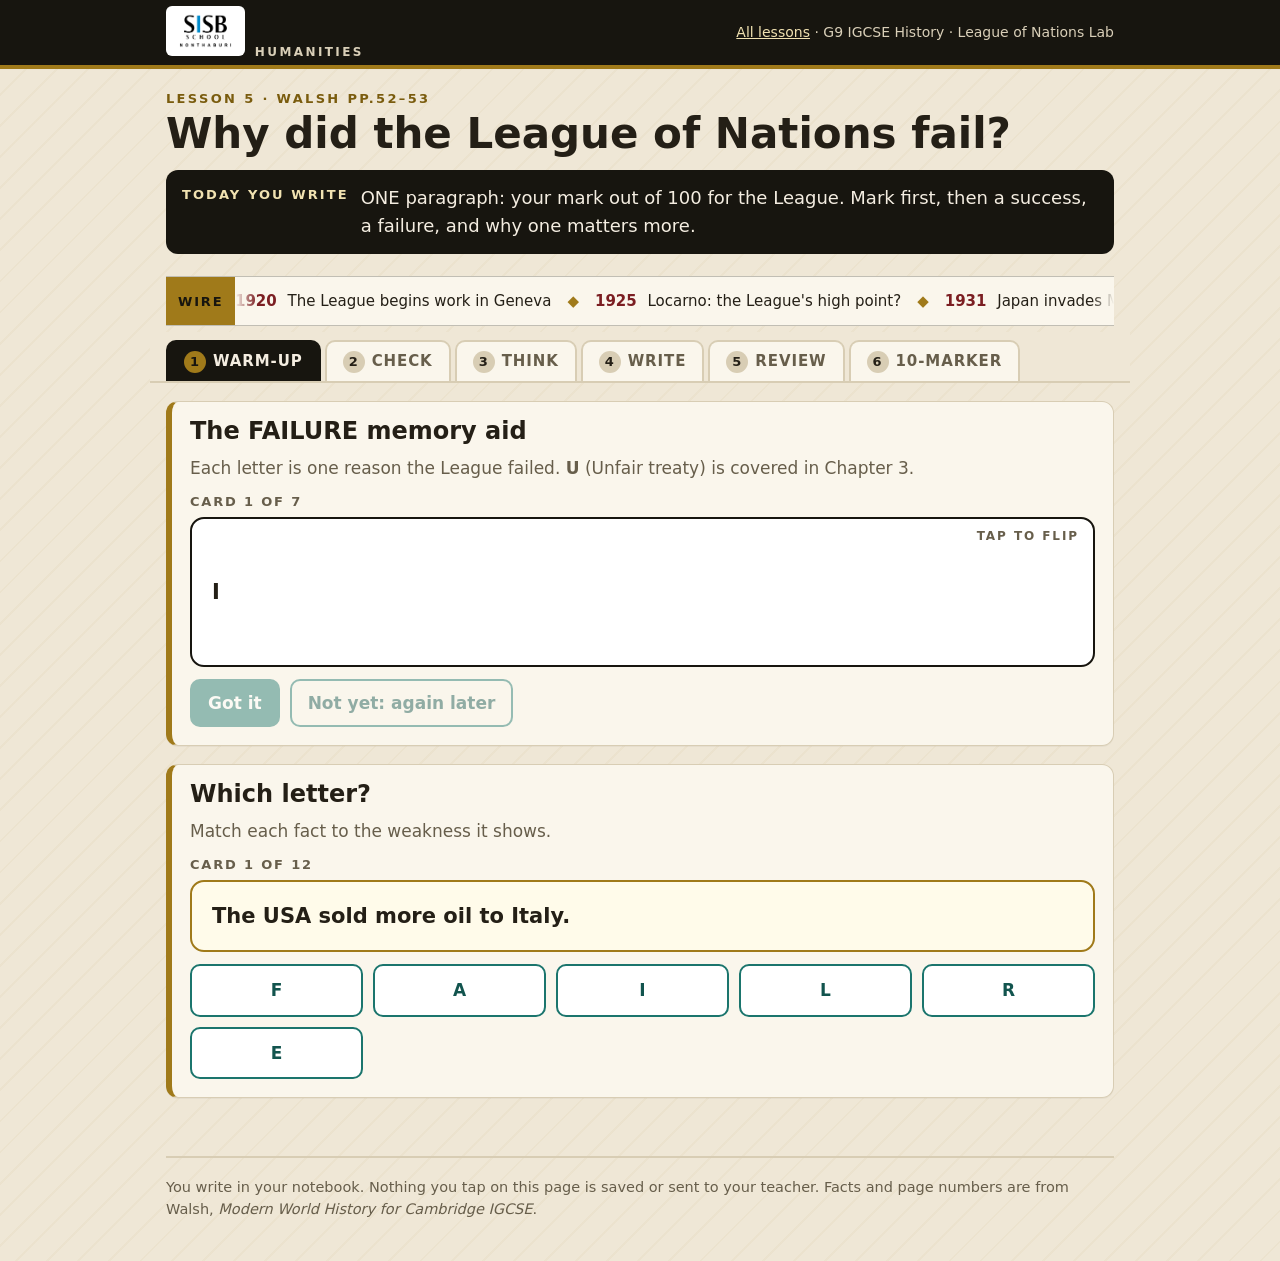
<file: lesson5.html>
<!doctype html>
<html lang="en"><head><meta charset="utf-8"><meta name="viewport" content="width=device-width,initial-scale=1">
<title>Lesson 5 · Why did the League fail?</title>
<link rel="stylesheet" href="assets/style.css"></head>
<body><div id="app"></div>
<script src="assets/lab.js"></script>
<script>
LAB.start({
 n:5, pages:"Walsh pp.52–53", title:"Why did the League of Nations fail?",
 target:"ONE paragraph: your mark out of 100 for the League. Mark first, then a success, a failure, and why one matters more.",
 wire:[["1920","The League begins work in Geneva"],["1925","Locarno: the League's high point?"],["1931","Japan invades Manchuria"],["1933","Germany and Japan leave the League"],["1935","Italy invades Abyssinia"]],
 tabs:[
 {id:"warm",label:"Warm-up",blocks:[
  {type:"flash",h:"The FAILURE memory aid",intro:"Each letter is one reason the League failed. <b>U</b> (Unfair treaty) is covered in Chapter 3.",cards:[
   {q:"F",a:"French and British self-interest: they put their own interests first."},
   {q:"A",a:"Absent powers: the USA never joined; Germany and Japan left; the USSR joined late."},
   {q:"I",a:"Ineffective sanctions: no oil ban on Italy, no trade ban on Japan."},
   {q:"L",a:"Lack of armed forces: no army, so it relied on members."},
   {q:"R",a:"Reaching decisions too slowly: the Lytton Report took a year."},
   {q:"E",a:"Economic depression: countries looked after themselves and aggression rose."},
   {q:"U",a:"Unfair treaty: the Treaty of Versailles, covered in Chapter 3."}]},
  {type:"sort",h:"Which letter?",intro:"Match each fact to the weakness it shows.",
   bins:[{id:"F",label:"F"},{id:"A",label:"A"},{id:"I",label:"I"},{id:"L",label:"L"},{id:"R",label:"R"},{id:"E",label:"E"}],
   items:[
   {t:"Britain and France did not close the Suez Canal.",bin:"F",why:"Self-interest and fear of war."},
   {t:"The USA sold more oil to Italy.",bin:["A","I"],why:"The USA was outside the League, so sanctions failed."},
   {t:"The League banned arms and loans to Italy but not oil.",bin:"I",why:"Sanctions that did not bite."},
   {t:"The League could not send troops to Manchuria.",bin:"L",why:"It had no army."},
   {t:"It took a year for the Lytton Report.",bin:"R",why:"The delay let Japan finish."},
   {t:"Japan's silk exports to the USA collapsed.",bin:"E",why:"The Depression pushed Japan towards expansion."},
   {t:"Britain signed the Anglo-German Naval Agreement without France.",bin:"F",why:"Self-interest."},
   {t:"Germany left the League in 1933.",bin:"A",why:"A major power absent."},
   {t:"Italy invaded Abyssinia after a long delay on oil.",bin:["R","I"],why:"Slow, and ineffective."},
   {t:"Countries put up tariffs after 1929.",bin:"E",why:"The Depression."},
   {t:"The League asked members to provide forces and they refused.",bin:"L",why:"No army of its own."},
   {t:"Hoare and Laval made a secret deal behind the League's back.",bin:"F",why:"Britain and France acted in their own interests."}]}
 ]},
 {id:"check",label:"Check",blocks:[
  {type:"quiz",h:"Knowledge check",items:[
   {q:"Which of these is a weakness from the FAILURE list?",opts:["Lack of armed forces","Too many members","Too much money"],a:0,why:"The League had no army."},
   {q:"What does ‘A’ stand for?",opts:["Absent powers","Aggression","Agreement"],a:0,why:"The USA never joined."},
   {q:"The League's best successes were in…",opts:["Humanitarian work and small disputes in the 1920s","Stopping Japan","Stopping Mussolini"],a:0,why:"The Aaland Islands and the health and labour work."},
   {q:"When did the League first impose sanctions on a country?",opts:["On Italy, 1935","On Japan, 1931","In 1925"],a:0,why:"The first time, but with gaps."},
   {q:"When you explain your mark out of 100, what must come first?",opts:["Your judgement, in the first sentence","A history of the League","A quote from the textbook"],a:0,why:"Judgement first, as in every answer. In this task your judgement is your mark out of 100 and the reason for it."},
   {q:"Which would strengthen an answer about a success?",opts:["A precise fact such as 400,000 prisoners sent home","‘It did good things’","The year it was founded"],a:0,why:"Precision turns an opinion into evidence."}]},
  {type:"match",h:"Chapter 2 keywords",intro:"Eight terms from the Keywords box on p.53. Tap a word, then its meaning. Practise all twenty on the <a href='vocab.html'>Word Wall</a>.",pairs:[
   {t:"Article 10",d:"Members promise to protect each other from attack"},
   {t:"Collective security",d:"Members acting together to protect any member"},
   {t:"Moral condemnation",d:"Publicly saying an aggressor is wrong"},
   {t:"Trade sanctions",d:"Members stop trading with an aggressor"},
   {t:"Unanimous",d:"Everyone agrees, which made decisions slow"},
   {t:"Secretariat",d:"The League's civil service"},
   {t:"Isolationism",d:"The US policy of keeping out of other countries' affairs"},
   {t:"Tariffs",d:"Taxes on imported goods"}]}
 ]},
 {id:"think",label:"Think",blocks:[
  {type:"calibrate",h:"What mark out of 100?",intro:"Give the League up to 25 for each of its four aims. Open ‘Remind me’ if you need the evidence. Then answer the heckler.",
   aims:[
   {id:"agg",label:"Discourage aggression",facts:["Aaland Islands, 1921: success","Bulgaria, 1925: success","Vilna and Corfu: powerful states ignored it","Manchuria and Abyssinia: failure"]},
   {id:"co",label:"Encourage co-operation",facts:["Locarno, Dawes, Kellogg–Briand in the 1920s","Many agencies: ILO, health","Germany and Japan left, USA never joined"]},
   {id:"dis",label:"Encourage disarmament",facts:["Washington naval limits in the 1920s","The Disarmament Conference collapsed in 1933","Hitler rearmed"]},
   {id:"liv",label:"Improve living conditions",facts:["400,000 prisoners sent home","White lead banned","Institutes in Singapore, London, Denmark","200,000 slaves freed in Sierra Leone"]}],
   heck:["That is very generous. The League failed to stop Japan, Italy or Hitler.","Defend that. What are the best successes?","So you think it did half its job. Which half?","That sounds harsh. What about the humanitarian work and the 1920s?"]},
  {type:"sort",h:"Did it fail before Abyssinia?",intro:"The 10-mark homework (p.53, 1(c)): ‘The League of Nations had failed before the Abyssinian crisis even started.’ Does each fact support or challenge that?",
   bins:[{id:"s",label:"Supports",sub:"it had already failed"},{id:"c",label:"Challenges",sub:"it had not yet failed"}],
   items:[
   {t:"Japan invaded Manchuria and was not stopped (1931–33).",bin:"s",why:"A major aggressor went unpunished."},
   {t:"The Disarmament Conference collapsed in 1933.",bin:"s",why:"A central aim failed."},
   {t:"The USA never joined.",bin:"s",why:"A weakness from the start."},
   {t:"Germany and Japan left in 1933.",bin:"s",why:"Two great powers walked away."},
   {t:"Vilna and Corfu: powerful states ignored it.",bin:"s",why:"Even the 1920s showed weakness."},
   {t:"The League settled the Aaland Islands dispute in 1921.",bin:"c",why:"A real success."},
   {t:"The League settled the Bulgaria dispute in 1925.",bin:"c",why:"Another success."},
   {t:"Britain and France still imposed sanctions on Italy in 1935.",bin:"c",why:"They still tried to use the League."},
   {t:"The humanitarian agencies were still working.",bin:"c",why:"Its useful work continued."}]}
 ]},
 {id:"write",label:"Write",blocks:[
  {type:"brief",h:"Your mark",label:"Focus Task 2.9 Q7",mins:8,q:[{w:"Explain",m:"Give reasons. Not just a mark."}," your ",{w:"mark out of 100",m:"Your own judgement, in the first sentence."}," for the League of Nations."],
   rules:[["Start: ","I give the League ___ out of 100 because…"],["Success: ","one, with a precise fact."],["Failure: ","one, with a precise fact."],["End: ","overall, the failures / successes matter more because…"]],
   nudges:["Is the mark in the first sentence?","Is there one success AND one failure?","Does each have a precise fact?","Have you said which matters more, and why?"]}
 ]},
 {id:"review",label:"Review",blocks:[
  {type:"check",h:"Check your paragraph",items:["The mark is in the first sentence","One success with a precise fact","One failure with a precise fact","Says which matters more, and why","Ends by returning to the mark"],bands:[{min:0,t:"Keep going."},{min:3,t:"Getting there."},{min:4,t:"Strong."},{min:5,t:"Secure."}]},
  {type:"model",h:"Compare with a model",models:[{title:"Model: mark out of 100",q:"Explain your mark out of 100 for the League of Nations.",paras:[[
   {k:"p",t:"I give the League 40 out of 100 because its successes were real but it failed at its main purpose.",note:"The mark comes first."},
   {k:"e",t:"In the 1920s it sent about 400,000 prisoners of war home and settled the Aaland Islands dispute.",note:"A success with precise facts."},
   {k:"x",t:"This meant that it helped many people and could solve small disputes.",note:"Says what it meant."},
   {k:"e",t:"However, it did not stop Japan in Manchuria or Italy in Abyssinia.",note:"A failure, precisely."},
   {k:"x",t:"This meant that when great powers broke the rules, the League could not act.",note:"The consequence."},
   {k:"l",t:"Overall, the failures matter more because keeping peace was the League's main job.",note:"Which matters more, and why."}]]}]},
  {type:"twin",h:"Write another",twins:[{label:"Twin question",q:"Give the League a mark out of 100 for the <b>1920s only</b>. Explain it.",change:"A shorter time-frame, so the mark and the evidence both change.",mins:8,facts:["Aaland Islands, 1921","Bulgaria, 1925","Locarno, 1925","Humanitarian work","Vilna and Corfu"]}]}
 ]},
 {id:"essay",label:"10-marker",blocks:[
  {type:"info",kind:"warn",html:"<b>Homework: Practice Question 1(c), p.53.</b> ‘The League of Nations had failed before the Abyssinian crisis even started.’ How far do you agree with this statement? Explain your answer. [10]"},
  {type:"quiz",h:"Before you plan",intro:"Three checks on what this question is really asking.",items:[
   {q:"The statement is about the League <b>before</b> Abyssinia. Which evidence belongs in your AGREE paragraph?",opts:["The Hoare–Laval Pact, 1935","Manchuria, 1931–33, and the Disarmament Conference","The Peace Ballot"],a:1,why:"Agreeing means showing it had already failed before 1935. Many students write only about Abyssinia and miss this."},
   {q:"Which evidence best supports DISAGREEING?",opts:["Japan resigned from the League in 1933","Many people still believed in the League in 1935: the Peace Ballot","Germany left the League in 1933"],a:1,why:"If people still had faith in it in 1935, it had not yet completely failed."},
   {q:"Which is the best opening sentence?",opts:["The League of Nations was set up in 1920.","I partly agree: the League was badly damaged by 1935, but Abyssinia was when its failure became complete.","There are many reasons why the League failed."],a:1,why:"Judgement first, with the reason. ‘How far’ needs a level of agreement."}]},
  {type:"brief",h:"Write the answer",label:"Practice Question 1(c)",mins:20,q:["‘The League of Nations had ",{w:"failed",m:"Not ‘had problems’. Failed at its main purpose: keeping the peace."}," ",{w:"before",m:"The key word. The statement is about the time before October 1935."}," the Abyssinian crisis even started.’ ",{w:"How far",m:"Give a level: completely, mostly, partly, hardly. Say it first."}," do you agree with this statement? Explain your answer. [10]"],
   rules:[["Judgement: ","how far you agree, and why, in one or two sentences."],["Agree: ","failures before 1935, with precise facts, each explained."],["Disagree: ","why it had not yet completely failed, with precise facts."],["Conclusion: ","answer ‘how far’ again, using the timing in the question."]],
   nudges:["Is Manchuria in your agree paragraph?","Have you used a date to show that each event came before October 1935?","Does your disagree paragraph say why Abyssinia was different, or why people still believed in the League?","Does your conclusion say how far, not just yes or no?"]},
  {type:"check",h:"Check your answer",items:["Judgement is in the first sentence and answers ‘how far’","Agree paragraph uses events BEFORE 1935 (Manchuria, disarmament)","Each agree point is explained, not just listed","Disagree paragraph says why the League had not yet completely failed","Precise facts in both paragraphs (dates, names, numbers)","Conclusion repeats the judgement with a reason"],bands:[{min:0,t:"Keep going."},{min:3,t:"A one-sided answer usually sits here. Make sure both sides are explained."},{min:5,t:"Strong."},{min:6,t:"Secure."}]},
  {type:"model",h:"Compare with a model",models:[{title:"Model: 10 marks",q:"‘The League of Nations had failed before the Abyssinian crisis even started.’ How far do you agree with this statement? Explain your answer. [10]",paras:[[
   {k:"p",t:"I partly agree.",note:"How far, in three words."},
   {k:"p",t:"By 1935 the League was already badly damaged, but Abyssinia was the moment its failure became complete.",note:"The reason for the judgement, using the timing in the question."}],[
   {k:"p",t:"On the one hand, the League had failed several times before 1935.",note:"The agree paragraph opens with its point."},
   {k:"e",t:"It largely failed to bring about disarmament, and in 1933 Hitler took Germany out of the Disarmament Conference and the League.",note:"Precise and dated before 1935."},
   {k:"e",t:"More seriously, in 1931 Japan, a leading member, invaded Manchuria.",note:"The strongest evidence for agreeing."},
   {k:"x",t:"The League took over a year to report, and no sanctions were imposed because the USA was Japan’s main trading partner and Britain and France would not risk war. This meant that Japan simply resigned in 1933 and kept Manchuria.",note:"Explains how this was a failure, not just what happened."},
   {k:"x",t:"Walsh says Hitler and Mussolini “looked on with interest”, so the League’s weakness had already been exposed.",note:"Links the failure to what came next."}],[
   {k:"p",t:"On the other hand, Abyssinia was “the fatal blow” (p.48).",note:"The disagree paragraph opens with its point."},
   {k:"e",t:"Unlike Manchuria, it was on the League’s doorstep and a clear case of a powerful state attacking a smaller one.",note:"A precise contrast with Manchuria."},
   {k:"x",t:"This meant that the League was “ideally placed to act”, so it had not yet been properly tested.",note:"Explains why it had not yet failed."},
   {k:"e",t:"Many people still believed in it: the Peace Ballot showed that most British people would support force to defend Abyssinia.",note:"Evidence that faith in the League survived until 1935."},
   {k:"x",t:"Only when Britain and France refused to ban oil or close the Suez Canal, and made the Hoare–Laval deal, was that faith destroyed.",note:"Shows when the failure became complete."}],[
   {k:"l",t:"Overall, the League was already weak before 1935, but it had not yet clearly failed when tested by a European power. Abyssinia confirmed the failure.",note:"The conclusion answers ‘how far’ again and uses the question’s timing."}]],
   }],after:"<b>The trap:</b> the statement is about the League <i>before</i> Abyssinia. Answers that write only about Abyssinia miss half the question."},
  {type:"twin",h:"Write another",twins:[{label:"Practice question",q:"‘The Manchurian crisis did more damage to the League than the Abyssinian crisis.’ How far do you agree with this statement? Explain your answer. [10]",change:"The same two crises, but now you weigh them against each other.",mins:20,facts:["Manchuria: far from Europe; Japan resigned in 1933 and kept Manchuria","Abyssinia: on the League’s doorstep; no oil ban, Suez left open, Hoare–Laval","From 1936 the League was seen as irrelevant (Chapter Summary, p.53)"]}]}
 ]}
 ]
});
</script></body></html>
</file>
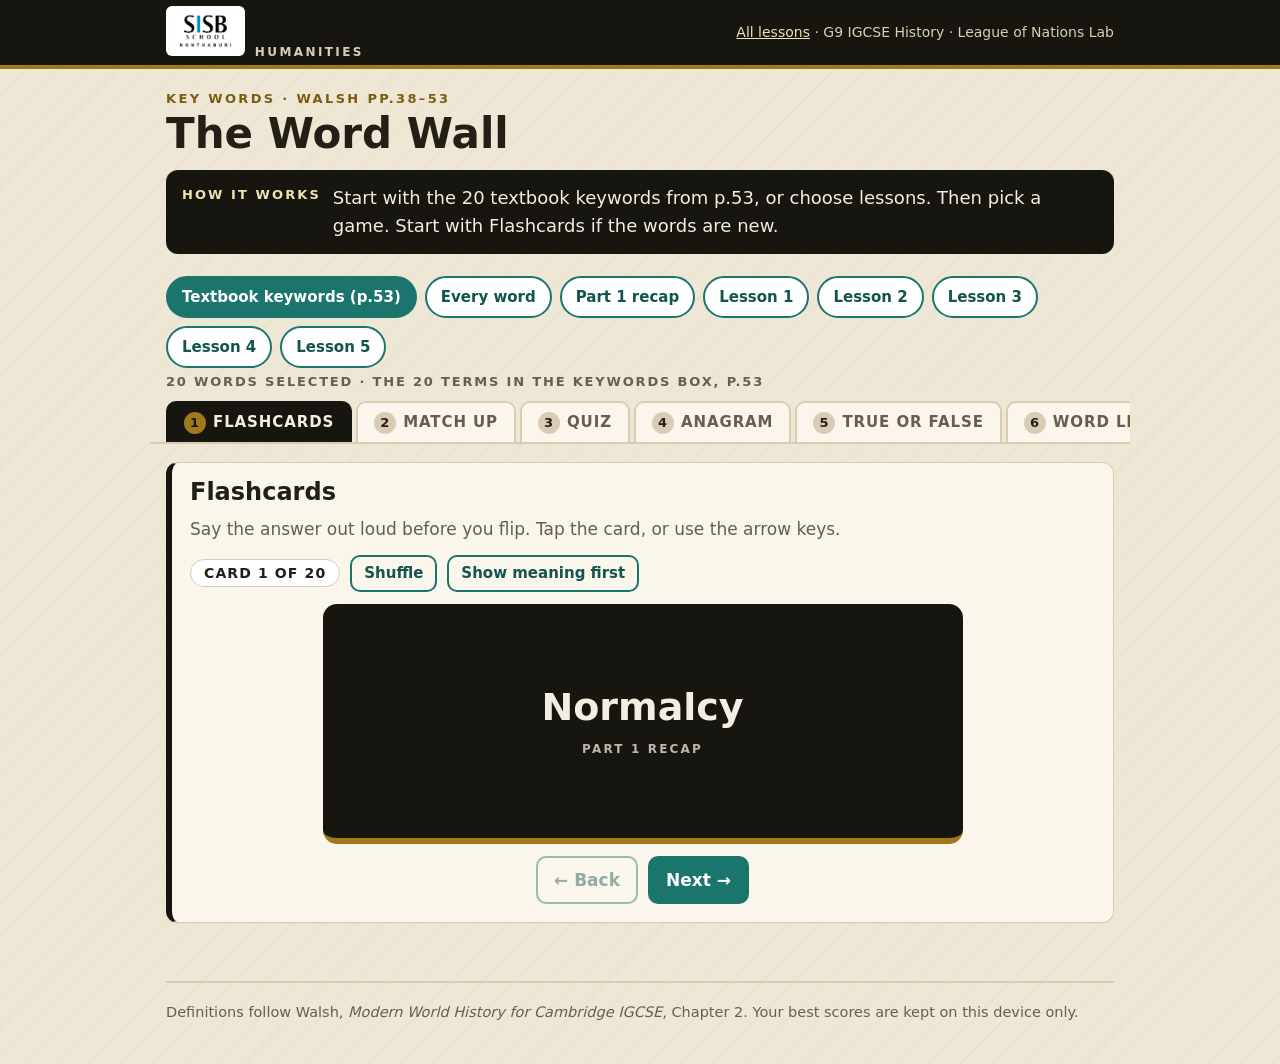
<file: vocab.html>
<!doctype html>
<html lang="en">
<head>
<meta charset="utf-8">
<meta name="viewport" content="width=device-width,initial-scale=1">
<title>Word Wall · G9 IGCSE History</title>
<link rel="stylesheet" href="assets/style.css">
<style>
/* Word Wall: page-specific pieces on top of the Lab stylesheet */
.lessons{display:flex;flex-wrap:wrap;gap:8px;margin:14px 0 4px}
.lessons .pill{min-height:42px;padding:5px 14px;font-size:15px}
.count{font:700 13px var(--display);letter-spacing:.14em;text-transform:uppercase;color:var(--muted);margin:6px 0 4px}
.bar{display:flex;flex-wrap:wrap;align-items:center;gap:10px;margin-bottom:12px}
.stat{background:#fff;border:1px solid var(--line);border-radius:99px;padding:5px 13px;font:700 14px var(--display);letter-spacing:.08em;text-transform:uppercase;color:var(--ink)}
.row{display:flex;flex-wrap:wrap;gap:10px;justify-content:center;margin-top:12px}
/* flashcards */
.flip{perspective:1100px;max-width:640px;margin:0 auto}
.flip .in{position:relative;height:240px;transition:transform .45s;transform-style:preserve-3d;cursor:pointer}
.flip.on .in{transform:rotateY(180deg)}
.face{position:absolute;inset:0;border-radius:14px;display:flex;flex-direction:column;align-items:center;justify-content:center;padding:22px;text-align:center;backface-visibility:hidden;-webkit-backface-visibility:hidden}
.face.front{background:var(--lacquer);color:#f4ede1;border-bottom:6px solid var(--brass)}
.face.front .w{font:700 clamp(26px,4.4vw,38px)/1.15 var(--display)}
.face.front .d{font-size:19px;line-height:1.45}
.face.back{background:var(--teal-l);border:2px solid var(--teal-d);transform:rotateY(180deg);font-size:19px;line-height:1.45}
.face.back .w{font:700 28px var(--display);color:var(--teal-d)}
.face small{display:block;margin-top:12px;font:700 12px var(--display);letter-spacing:.18em;text-transform:uppercase;opacity:.75}
/* match */
.match .opt.term{font-family:var(--display);font-weight:700;font-size:17px}
.match .opt.bad{animation:shake .35s;border-color:var(--bad)}
@keyframes shake{25%{transform:translateX(-6px)}75%{transform:translateX(6px)}}
/* quiz */
.qcard{background:#fffbea;border:2px solid var(--brass);border-radius:14px;padding:16px 18px;font-size:19px;line-height:1.45}
.qopts{grid-template-columns:1fr 1fr}
.qopts .opt{font:700 17px var(--display);letter-spacing:.02em;min-height:58px}
/* anagram */
.slots{display:flex;flex-wrap:wrap;gap:6px;justify-content:center;margin:14px 0}
.slot,.let{width:42px;height:50px;border-radius:9px;display:flex;align-items:center;justify-content:center;font:700 23px var(--display)}
.slot{border:2px dashed var(--line);background:#fff}
.slot.f{border:2px solid var(--brass);background:var(--brass-l)}
.let{border:2px solid var(--lacquer);background:var(--lacquer);color:#f4ede1;box-shadow:0 3px 0 var(--brass)}
.let:disabled{opacity:.18;cursor:default}
/* true / false */
.timer{height:10px;background:#fff;border:1px solid var(--line);border-radius:99px;overflow:hidden;margin-bottom:12px}
.timer i{display:block;height:100%;width:100%;background:var(--brass);transition:width 1s linear}
.tfcard{background:#fff;border:2px solid var(--lacquer);border-radius:14px;padding:18px;text-align:center}
.tfcard .w{font:700 27px var(--display);color:var(--ox);margin-bottom:8px}
.tfcard .d{font-size:18px;line-height:1.45}
.tf{display:grid;grid-template-columns:1fr 1fr;gap:12px;margin-top:12px}
.tf button{border:0;border-radius:12px;padding:20px;font:700 22px var(--display);letter-spacing:.06em;text-transform:uppercase;color:#fff}
.tf .t{background:var(--teal)}.tf .f{background:var(--ox)}
/* word list */
table.words{width:100%;border-collapse:collapse;font-size:16px;background:#fff;border-radius:10px;overflow:hidden}
table.words th{background:var(--lacquer);color:#f4ede1;text-align:left;font:700 13px var(--display);letter-spacing:.14em;text-transform:uppercase;padding:9px 12px}
table.words td{border-bottom:1px solid var(--line);padding:9px 12px;vertical-align:top}
table.words td.w{font:700 17px var(--display);color:var(--teal-d);white-space:nowrap}
.tag.kw{background:var(--teal);color:#fff;margin-left:4px}
.tag{display:inline-block;font:700 11px var(--display);letter-spacing:.12em;text-transform:uppercase;background:var(--stone);color:var(--brass-d);border-radius:99px;padding:3px 9px;white-space:nowrap}
.result{text-align:center;padding:16px 8px}
.result .big{font:700 52px var(--display);color:var(--teal-d)}
@media (max-width:620px){
  .qopts{grid-template-columns:1fr}
  table.words td.w{white-space:normal;overflow-wrap:anywhere}
  table.words th:nth-child(3),table.words td:nth-child(3){display:none}
  .slot,.let{width:36px;height:44px;font-size:20px}
}
</style>
</head>
<body>
<header class="top"><div class="wrap">
  <a class="brand" href="index.html"><img class="logo" src="[data-uri]" alt="SISB School"><span class="sub">Humanities</span></a>
  <div class="crumb"><a href="index.html">All lessons</a> · G9 IGCSE History · League of Nations Lab</div>
</div></header>
<main class="wrap">
  <div class="hero">
    <div class="kicker">Key words · Walsh pp.38–53</div>
    <h1>The Word Wall</h1>
    <div class="target"><b>How it works</b><span>Start with the 20 textbook keywords from p.53, or choose lessons. Then pick a game. Start with Flashcards if the words are new.</span></div>
  </div>
  <div class="lessons" id="lessons" role="group" aria-label="Choose lessons"></div>
  <div class="count" id="count"></div>
  <div class="tabs" id="modes" role="tablist" aria-label="Choose a game"></div>
  <section class="panel">
    <div class="block" id="stage" aria-live="polite"></div>
  </section>
  <div class="foot">Definitions follow Walsh, <i>Modern World History for Cambridge IGCSE</i>, Chapter 2. Your best scores are kept on this device only.</div>
</main>
<script>
(function(){
"use strict";
var WORDS=[
 /* lesson, word, meaning, 1 = on the p.53 Keywords list */
 [0,"Covenant","The set of rules that every League member agreed to follow.",1],
 [0,"Article 10","The part of the Covenant in which members promised to act together to protect each other’s land and independence from attack.",1],
 [0,"Collective security","The idea that members act together to protect any member that is attacked.",1],
 [0,"Assembly","The League’s ‘parliament’, where every member country had one vote.",1],
 [0,"Council","The smaller League body of the most powerful members. It met more often and dealt with crises.",1],
 [0,"Secretariat","The League’s civil service. It kept records and organised the League’s work.",1],
 [0,"Commissions","League committees set up to deal with particular problems, such as refugees, health and slavery.",1],
 [0,"Unanimous","When everyone agrees. Decisions in the Assembly and Council had to be unanimous, which made the League slow to act.",1],
 [0,"Conference of Ambassadors","A body of ambassadors from Britain, France and Italy, set up to sort out problems from the peace treaties. It sometimes overruled the League.",1],
 [0,"Moral condemnation","The League’s first step against an aggressor: publicly saying it was wrong and telling it to stop.",1],
 [0,"Trade sanctions","The League’s second step: members stop trading with an aggressor to put pressure on it.",1],
 [0,"Military force","The League’s last step: using the armies of member countries against an aggressor. The League had no army of its own.",1],
 [0,"Isolationism","The US policy of keeping out of other countries’ affairs, which kept the USA out of the League.",1],
 [0,"Normalcy","The US aim after the war of returning to ‘normal’ life and staying out of foreign problems.",1],
 [1,"Humanitarian","Work that improves people’s lives and welfare, such as health, refugees and working conditions.",0],
 [1,"ILO","The International Labour Organization. It worked to improve working conditions, for example banning poisonous white lead in paint.",0],
 [1,"Refugees Committee","The League body that helped people forced from their homes. It sent about 400,000 prisoners of war home.",0],
 [1,"Health Committee","The League body that set up research institutes in Singapore, London and Denmark. It later became the WHO.",0],
 [1,"Dawes Plan","The 1924 plan that used American loans to help Germany pay reparations.",0],
 [1,"Locarno Treaties","The 1925 agreements in which Germany accepted its western borders.",0],
 [1,"Kellogg–Briand Pact","The 1928 agreement in which over 60 countries promised not to use war to settle disputes.",0],
 [2,"Wall Street Crash","The collapse of the American stock market in October 1929 that began the Depression.",1],
 [2,"Economic depression","The worldwide economic slump after 1929, with mass unemployment and falling trade.",1],
 [2,"Tariffs","Taxes on imported goods. Countries raised them after 1929, so world trade fell further.",1],
 [2,"Manchurian crisis","Japan’s invasion of Manchuria in north-east China in 1931, and the League’s failure to stop it.",1],
 [2,"Mukden Incident","The 1931 explosion on the Japanese-controlled railway near Mukden. Japan blamed China and used it as an excuse to invade.",0],
 [2,"Lytton Report","The League’s inquiry into Manchuria. It took a year and said Japan should withdraw.",0],
 [2,"Aggressor","A country that attacks another country.",0],
 [3,"Disarmament","Reducing the number of weapons and the size of armed forces.",1],
 [3,"Disarmament Conference","The League’s meeting from 1932 to try to reduce arms. It collapsed after Germany left in 1933.",0],
 [3,"Rearmament","Building up weapons and armed forces again. Hitler began this after 1933.",0],
 [4,"Abyssinian crisis","Italy’s invasion of Abyssinia (now Ethiopia) in 1935–36, and the League’s failure to stop it.",1],
 [4,"Stresa Pact","The 1935 agreement between Britain, France and Italy to stand together against German rearmament.",0],
 [4,"Hoare–Laval Pact","The secret 1935 plan by Britain and France to give Italy two-thirds of Abyssinia.",0],
 [4,"Suez Canal","The waterway owned by Britain and France. They did not close it to Italy’s supply ships.",0],
 [4,"Annex","To take over another country’s territory and make it part of your own.",0],
 [4,"Rhineland","The German area next to France. Hitler sent troops there in March 1936, breaking the Treaty of Versailles.",0],
 [5,"Self-interest","Putting your own country’s needs first instead of acting together.",0],
 [5,"Absent powers","The great powers missing from the League, such as the USA, which never joined.",0]
];
var LESSON=["Part 1 recap","Lesson 1","Lesson 2","Lesson 3","Lesson 4","Lesson 5"];
var ALL=[0,1,2,3,4,5],KEY="g9lon-wordwall2";
function load(){try{return JSON.parse(localStorage.getItem(KEY))||{}}catch(e){return {}}}
function save(o){try{localStorage.setItem(KEY,JSON.stringify(o))}catch(e){}}
var prefs=load(),on=prefs.on||"kw",mode=prefs.mode||"cards",timers=[];
function clearTimers(){timers.forEach(function(t){clearInterval(t);clearTimeout(t)});timers=[]}
function log(a,d){try{if(window.SISB_TRACKER&&window.SISB_TRACKER.log)window.SISB_TRACKER.log("G9 HIST LON","wordwall-"+a,d)}catch(e){}}
function h(tag,attrs){var e=document.createElement(tag);if(attrs)for(var k in attrs){var v=attrs[k];if(v==null||v===false)continue;
  if(k==="class")e.className=v;else if(k==="html")e.innerHTML=v;else if(k.slice(0,2)==="on")e.addEventListener(k.slice(2),v);else e.setAttribute(k,v===true?"":v)}
  for(var i=2;i<arguments.length;i++)add(e,arguments[i]);return e}
function add(e,c){if(c==null||c===false)return;if(Array.isArray(c)){c.forEach(function(x){add(e,x)});return}e.appendChild(c.nodeType?c:document.createTextNode(c))}
function shuffle(a){a=a.slice();for(var i=a.length-1;i>0;i--){var j=Math.floor(Math.random()*(i+1)),t=a[i];a[i]=a[j];a[j]=t}return a}
function pool(){return WORDS.filter(function(w){return on==="kw"?w[3]===1:on.indexOf(w[0])>-1}).map(function(w){return {l:w[0],w:w[1],d:w[2],k:w[3]}})}
function fb(ok,title,text){return h("div",{class:"fb "+(ok?"ok":"no"),role:"status"},h("b",{class:"t"},title),text||"")}
var stage=document.getElementById("stage");

/* lesson filter */
function drawLessons(){
  var f=document.getElementById("lessons");f.innerHTML="";
  var kw=on==="kw",all=!kw&&on.length===ALL.length;
  f.append(h("button",{class:"pill","aria-pressed":kw?"true":"false",onclick:function(){on="kw";changed()}},"Textbook keywords (p.53)"));
  f.append(h("button",{class:"pill","aria-pressed":all?"true":"false",onclick:function(){on=ALL.slice();changed()}},"Every word"));
  LESSON.forEach(function(name,i){
    f.append(h("button",{class:"pill","aria-pressed":(!kw&&!all&&on.indexOf(i)>-1)?"true":"false",onclick:function(){
      if(kw||all)on=[i];else if(on.indexOf(i)>-1){on=on.filter(function(x){return x!==i});if(!on.length)on="kw"}else on.push(i);
      changed()}},name));
  });
  document.getElementById("count").textContent=pool().length+" words selected"+(kw?" · the 20 terms in the Keywords box, p.53":"");
}
function changed(){prefs.on=on;save(prefs);drawLessons();run()}

/* game tabs */
var MODES=[
 {id:"cards",name:"Flashcards",theme:"theme-ink"},
 {id:"match",name:"Match up",theme:"theme-teal"},
 {id:"quiz",name:"Quiz",theme:"theme-ox"},
 {id:"spell",name:"Anagram",theme:""},
 {id:"tf",name:"True or false",theme:"theme-ox"},
 {id:"list",name:"Word list",theme:"theme-ink"}
];
function drawModes(){
  var m=document.getElementById("modes");m.innerHTML="";
  MODES.forEach(function(x,i){m.append(h("button",{class:"tab",role:"tab","aria-selected":mode===x.id?"true":"false",onclick:function(){mode=x.id;prefs.mode=mode;save(prefs);drawModes();run()}},h("span",{class:"n"},String(i+1)),x.name))});
}
function run(){clearTimers();document.onkeydown=null;stage.innerHTML="";
  var md=MODES.filter(function(x){return x.id===mode})[0]||MODES[0];stage.className="block "+md.theme;
  var p=pool();
  if(mode==="spell")p=p.filter(function(x){return /^[A-Za-z]+$/.test(x.w)&&x.w.length<=12});
  if(p.length<2){head(md.name,"");stage.append(h("div",{class:"info warn"},mode==="spell"?"Anagram uses one-word terms only. Choose more lessons.":"Choose more lessons to play."));return}
  ({cards:cards,match:match,quiz:quiz,spell:spell,tf:tf,list:list})[mode](p)}
function head(t,s){stage.append(h("h2",null,t));if(s)stage.append(h("p",{class:"intro"},s))}
function finish(score,total,again,label){
  var best=prefs.best||{},pct=Math.round(score/Math.max(total,1)*100),nb=!(mode in best)||pct>best[mode];
  if(nb){best[mode]=pct;prefs.best=best;save(prefs)}
  log(mode,score+"/"+total);
  stage.append(h("div",{class:"result"},h("div",{class:"big"},score+" / "+total),
    h("p",null,label||(pct>=80?"Excellent recall.":pct>=50?"Good. Go again to beat it.":"Keep practising. Try the Flashcards first.")),
    h("p",{class:"prog"},nb?"New personal best on this device":"Your best: "+best[mode]+"%"),
    h("button",{class:"btn",onclick:again},"Play again")));
}

/* flashcards */
function cards(p){
  var deck=shuffle(p),i=0,dir="word";
  head("Flashcards","Say the answer out loud before you flip. Tap the card, or use the arrow keys.");
  var stat=h("span",{class:"stat"}),body=h("div");
  var swap=h("button",{class:"btn alt small",onclick:function(){dir=dir==="word"?"def":"word";swap.textContent=dir==="word"?"Show meaning first":"Show word first";draw()}},"Show meaning first");
  stage.append(h("div",{class:"bar"},stat,h("button",{class:"btn alt small",onclick:function(){deck=shuffle(p);i=0;draw()}},"Shuffle"),swap),body);
  function draw(){var c=deck[i];stat.textContent="Card "+(i+1)+" of "+deck.length;body.innerHTML="";
    var front=dir==="word"?[h("span",{class:"w"},c.w),h("small",null,LESSON[c.l])]:[h("span",{class:"d"},c.d),h("small",null,"What is the word?")];
    var back=dir==="word"?[h("span",null,c.d),h("small",null,c.w)]:[h("span",{class:"w"},c.w),h("small",null,LESSON[c.l])];
    var fl=h("div",{class:"flip",role:"button",tabindex:"0","aria-label":"Flip the card",onclick:function(){fl.classList.toggle("on")},onkeydown:function(e){if(e.key===" "||e.key==="Enter"){e.preventDefault();fl.classList.toggle("on")}}},
      h("div",{class:"in"},h("div",{class:"face front"},front),h("div",{class:"face back"},back)));
    body.append(fl,h("div",{class:"row"},h("button",{class:"btn alt",disabled:i===0,onclick:function(){i--;draw()}},"← Back"),h("button",{class:"btn",onclick:function(){i=(i+1)%deck.length;draw()}},"Next →")));
  }
  document.onkeydown=function(e){if(e.key==="ArrowRight"){i=(i+1)%deck.length;draw()}else if(e.key==="ArrowLeft"&&i>0){i--;draw()}};
  draw();
}
/* match up: rounds of six */
function match(p){
  var deck=shuffle(p),round=0,rounds=Math.ceil(deck.length/6),mistakes=0,start=Date.now();
  head("Match up","Tap a word, then tap its meaning. Six at a time, against the clock.");
  var stat=h("span",{class:"stat"}),time=h("span",{class:"stat"},"0 s"),body=h("div");stage.append(h("div",{class:"bar"},stat,time),body);
  timers.push(setInterval(function(){time.textContent=Math.round((Date.now()-start)/1000)+" s"},1000));
  function upd(){stat.textContent="Round "+(round+1)+" of "+rounds+" · mistakes "+mistakes}
  function draw(){
    var set=deck.slice(round*6,round*6+6);if(set.length<2)set=deck.slice(-6);
    upd();body.innerHTML="";var sel=null,left=set.length,L=h("div",{class:"opts"}),R=h("div",{class:"opts"});
    function pick(t,side,item){if(t.classList.contains("lock"))return;
      if(!sel||sel.side===side){if(sel)sel.t.classList.remove("sel");sel={t:t,side:side,item:item};t.classList.add("sel");return}
      if(sel.item===item){sel.t.classList.remove("sel");sel.t.classList.add("lock");t.classList.add("lock");sel=null;left--;
        if(!left){round++;if(round>=rounds){clearTimers();var secs=Math.round((Date.now()-start)/1000);body.innerHTML="";
          finish(Math.max(deck.length-mistakes,0),deck.length,run,"Finished in "+secs+" seconds with "+mistakes+" mistake"+(mistakes===1?"":"s")+".")}
          else setTimeout(draw,450)}}
      else{mistakes++;upd();var a=sel.t;a.classList.remove("sel");sel=null;[a,t].forEach(function(x){x.classList.add("bad");setTimeout(function(){x.classList.remove("bad")},360)})}}
    shuffle(set).forEach(function(it){var t=h("button",{class:"opt term"},it.w);t.onclick=function(){pick(t,"w",it)};L.append(t)});
    shuffle(set).forEach(function(it){var t=h("button",{class:"opt"},it.d);t.onclick=function(){pick(t,"d",it)};R.append(t)});
    body.append(h("div",{class:"match"},L,R));
  }
  draw();
}
/* quiz */
function quiz(p){
  var deck=shuffle(p).slice(0,Math.min(12,p.length)),i=0,score=0,all=WORDS.map(function(w){return w[1]});
  head("Quiz","Read the meaning, then choose the word. "+deck.length+" questions.");
  var stat=h("span",{class:"stat"}),body=h("div");stage.append(h("div",{class:"bar"},stat),body);
  function draw(){
    if(i>=deck.length){body.innerHTML="";stat.textContent="Finished";finish(score,deck.length,run);return}
    var c=deck[i],wrong=shuffle(p.filter(function(x){return x.w!==c.w}).map(function(x){return x.w}));
    if(wrong.length<3)wrong=wrong.concat(shuffle(all.filter(function(w){return w!==c.w&&wrong.indexOf(w)<0})));
    var opts=shuffle([c.w].concat(wrong.slice(0,3))),done=false,out=h("div"),grid=h("div",{class:"opts qopts"});
    stat.textContent="Question "+(i+1)+" of "+deck.length+" · score "+score;body.innerHTML="";
    opts.forEach(function(o){var b=h("button",{class:"opt"},o);b.onclick=function(){if(done)return;done=true;var ok=o===c.w;if(ok)score++;
      Array.prototype.forEach.call(grid.children,function(x){x.disabled=true;if(x.textContent===c.w)x.classList.add("right");else if(x===b)x.classList.add("wrong")});
      out.append(fb(ok,ok?"✓ Correct":"✗ Not quite",ok?"":"The answer is "+c.w+"."),h("div",{class:"row"},h("button",{class:"btn",onclick:function(){i++;draw()}},i+1<deck.length?"Next question":"See score")))};grid.append(b)});
    body.append(h("div",{class:"qcard"},c.d),grid,out);
  }
  draw();
}
/* anagram */
function spell(p){
  var deck=shuffle(p).slice(0,Math.min(8,p.length)),i=0,score=0;
  head("Anagram","Read the meaning, then tap the letters in the right order. A hint costs you the point.");
  var stat=h("span",{class:"stat"}),body=h("div");stage.append(h("div",{class:"bar"},stat),body);
  function draw(){
    if(i>=deck.length){body.innerHTML="";stat.textContent="Finished";finish(score,deck.length,run);return}
    var c=deck[i],target=c.w.toUpperCase(),typed=[],used=[],hinted=false,mix;
    stat.textContent="Word "+(i+1)+" of "+deck.length+" · score "+score;body.innerHTML="";
    var slots=h("div",{class:"slots"}),letters=h("div",{class:"slots"}),out=h("div");
    do{mix=shuffle(target.split(""))}while(mix.join("")===target&&target.length>1);
    function paint(){slots.innerHTML="";for(var k=0;k<target.length;k++)slots.append(h("div",{class:"slot"+(typed[k]?" f":"")},typed[k]?typed[k].ch:""));
      Array.prototype.forEach.call(letters.children,function(b,k){b.disabled=used.indexOf(k)>-1})}
    function next(){return h("div",{class:"row"},h("button",{class:"btn",onclick:function(){i++;draw()}},"Next word"))}
    mix.forEach(function(ch,k){letters.append(h("button",{class:"let",onclick:function(){if(typed.length>=target.length)return;typed.push({ch:ch,k:k});used.push(k);paint();
      if(typed.length===target.length){out.innerHTML="";var got=typed.map(function(t){return t.ch}).join("");
        if(got===target){if(!hinted)score++;out.append(fb(true,"✓ "+c.w,hinted?"Correct, but no point after a hint.":""),next())}
        else out.append(fb(false,"✗ Not quite","Undo some letters and try again."))}}},ch))});
    var tools=h("div",{class:"row"},
      h("button",{class:"btn alt small",onclick:function(){var t=typed.pop();if(t)used=used.filter(function(u){return u!==t.k});out.innerHTML="";paint()}},"Undo"),
      h("button",{class:"btn alt small",onclick:function(){hinted=true;out.innerHTML="";out.append(fb(false,"Hint","It starts with "+target[0]+" and has "+target.length+" letters."))}},"Hint"),
      h("button",{class:"btn alt small",onclick:function(){out.innerHTML="";out.append(fb(false,"The word was",c.w),next());letters.querySelectorAll("button").forEach(function(b){b.disabled=true})}},"Give up"));
    body.append(h("div",{class:"qcard"},c.d),slots,letters,tools,out);paint();
  }
  draw();
}
/* true or false blitz */
function tf(p){
  var score=0,n=0,left=60,cur=null,running=false;
  head("True or false","Does the meaning match the word? Answer as many as you can in 60 seconds.");
  var stat=h("span",{class:"stat"},"Score 0"),tm=h("span",{class:"stat"},"60 s"),bar=h("div",{class:"timer"},h("i")),body=h("div");
  stage.append(h("div",{class:"bar"},stat,tm),bar,body);
  function next(){var a=p[Math.floor(Math.random()*p.length)],truth=Math.random()<.5,d=a.d;
    if(!truth)d=shuffle(p.filter(function(x){return x.w!==a.w}))[0].d;
    cur={truth:truth};body.innerHTML="";
    body.append(h("div",{class:"tfcard"},h("div",{class:"w"},a.w),h("div",{class:"d"},d)),
      h("div",{class:"tf"},h("button",{class:"t",onclick:function(){ans(true)}},"True"),h("button",{class:"f",onclick:function(){ans(false)}},"False")))}
  function ans(v){if(!running)return;n++;if(v===cur.truth)score++;stat.textContent="Score "+score+(v===cur.truth?"":" · last one wrong");next()}
  body.append(h("div",{class:"row"},h("button",{class:"btn",onclick:function(){running=true;next();
    timers.push(setInterval(function(){left--;tm.textContent=left+" s";bar.firstChild.style.width=(left/60*100)+"%";
      if(left<=0){running=false;clearTimers();body.innerHTML="";finish(score,n,run,n?"You answered "+n+" and got "+score+" right.":"No answers this time.")}},1000))}},"Start the clock")));
}
/* word list */
function list(p){
  head("Word list","Every word and its meaning. Use it to check your notebook.");
  var t=h("table",{class:"words"},h("tr",null,h("th",null,"Word"),h("th",null,"Meaning"),h("th",null,"Where")));
  p.forEach(function(x){t.append(h("tr",null,h("td",{class:"w"},x.w),h("td",null,x.d),h("td",null,h("span",{class:"tag"},LESSON[x.l]),x.k?h("span",{class:"tag kw"},"p.53"):null)))});
  stage.append(t);
}
drawLessons();drawModes();run();
window.WW={words:WORDS,run:run};
})();
</script>
</body>
</html>
</file>
<file: assets/style.css>
/* G9 IGCSE History · League of Nations Lab
   Interwar Deco palette: lacquer, verdigris, brass, oxblood on warm stone paper. */
:root{
  --stone:#efe7d6; --paper:#faf6ec; --lacquer:#17150f; --ink:#241f16; --muted:#675e4b;
  --teal:#1b756d; --teal-d:#12544e; --teal-l:#d7ece8;
  --brass:#a07a1a; --brass-d:#7a5c0e; --brass-l:#f1e2b1;
  --ox:#7b1e22; --ox-l:#f4dcd8;
  --ok:#1d7a3b; --ok-l:#d9efdf; --bad:#a3271d; --bad-l:#f6dbd7;
  --line:#d8cdb4; --r:12px;
  --display:"Josefin Sans","Trebuchet MS",system-ui,sans-serif;
  --body:"Lato","Segoe UI",system-ui,-apple-system,Arial,sans-serif;
}
*{box-sizing:border-box}
html{-webkit-text-size-adjust:100%}
body{margin:0;font:17px/1.55 var(--body);color:var(--ink);background:var(--stone);
  background-image:repeating-linear-gradient(135deg,rgba(160,122,26,.045) 0 2px,transparent 2px 22px)}
.wrap{max-width:980px;margin:0 auto;padding:0 16px}
a{color:var(--teal-d)}
h1,h2,h3{font-family:var(--display);line-height:1.15;margin:0 0 .4em}
button{font:inherit;color:inherit;cursor:pointer}
button:focus-visible,a:focus-visible,input:focus-visible,summary:focus-visible{outline:3px solid var(--brass);outline-offset:2px}

/* header */
.top{background:var(--lacquer);color:#f4ede1;border-bottom:4px solid var(--brass)}
.top .wrap{display:flex;align-items:center;gap:16px;min-height:54px;flex-wrap:wrap;padding-top:6px;padding-bottom:6px}
.brand{display:flex;align-items:baseline;gap:10px;text-decoration:none;color:inherit}
.sisb{font:900 26px/1 "Lato",sans-serif;color:#008BCC;letter-spacing:.01em}
.brand .sub{font:700 12px var(--display);letter-spacing:.2em;text-transform:uppercase;color:#d9cfb8}
.crumb{margin-left:auto;font-size:14px;color:#d9cfb8}
.crumb a{color:#f1e2b1}

/* hero */
.hero{padding:22px 0 8px}
.kicker{font:700 13px var(--display);letter-spacing:.18em;text-transform:uppercase;color:var(--brass-d)}
.hero h1{font-size:clamp(28px,5vw,42px);margin:.1em 0 .25em}
.target{display:flex;gap:12px;align-items:flex-start;background:var(--lacquer);color:#f4ede1;border-radius:var(--r);padding:14px 16px;margin:12px 0 0}
.target b{font:700 13px var(--display);letter-spacing:.16em;text-transform:uppercase;color:var(--brass-l);white-space:nowrap;padding-top:3px}
.target span{font-size:18px}

/* wire ticker */
.ticker{display:flex;align-items:stretch;border-top:1px solid rgba(23,21,15,.25);border-bottom:1px solid rgba(23,21,15,.25);margin:14px 0 6px;height:50px;overflow:hidden;background:var(--paper)}
.ticker .lab{flex:none;display:flex;align-items:center;padding:0 12px;background:var(--brass);color:var(--lacquer);font:700 13px var(--display);letter-spacing:.14em;text-transform:uppercase}
.ticker .win{flex:1;min-width:0;overflow:hidden;display:flex;align-items:center;-webkit-mask-image:linear-gradient(90deg,transparent,#000 22px,#000 calc(100% - 22px),transparent);mask-image:linear-gradient(90deg,transparent,#000 22px,#000 calc(100% - 22px),transparent)}
.ticker .track{display:inline-block;white-space:nowrap;font-size:15px;color:var(--ink);will-change:transform}
.ticker .track b{font-weight:900;margin-right:6px;color:var(--ox)}
.ticker .sep{color:var(--brass);margin:0 16px}
@media (prefers-reduced-motion:no-preference){.ticker .track{animation:tick var(--dur,120s) linear infinite}.ticker:hover .track{animation-play-state:paused}}
@media (prefers-reduced-motion:reduce){.ticker .win{overflow-x:auto}}
@keyframes tick{to{transform:translateX(-50%)}}

/* tabs */
.tabs{position:sticky;top:0;z-index:5;background:var(--stone);border-bottom:2px solid var(--line);margin:0 -16px;padding:8px 16px 0;display:flex;gap:4px;overflow-x:auto;scrollbar-width:thin}
.tab{flex:none;border:2px solid var(--line);border-bottom:0;background:var(--paper);padding:9px 16px 8px;border-radius:10px 10px 0 0;font:700 15px var(--display);letter-spacing:.06em;text-transform:uppercase;color:var(--muted)}
.tab .n{display:inline-block;min-width:22px;height:22px;line-height:22px;text-align:center;border-radius:11px;background:var(--line);color:var(--ink);margin-right:7px;font-size:13px}
.tab[aria-selected=true]{background:var(--lacquer);border-color:var(--lacquer);color:#f4ede1}
.tab[aria-selected=true] .n{background:var(--brass);color:var(--lacquer)}
.tab.done .n{background:var(--ok);color:#fff}
.panel{padding:18px 0 40px}
.panel[hidden]{display:none}

/* blocks */
.block{background:var(--paper);border:1px solid var(--line);border-left:6px solid var(--brass);border-radius:var(--r);padding:16px 18px 18px;margin:0 0 18px;box-shadow:0 1px 0 rgba(0,0,0,.04)}
.block>h2{font-size:24px;display:flex;align-items:center;gap:10px;flex-wrap:wrap}
.block .done-mark{display:none;font:700 12px var(--display);letter-spacing:.12em;text-transform:uppercase;background:var(--ok);color:#fff;padding:3px 9px;border-radius:99px}
.block.is-done .done-mark{display:inline-block}
.block>.intro{margin:0 0 12px;color:var(--muted)}
.block.theme-teal{border-left-color:var(--teal)}
.block.theme-ox{border-left-color:var(--ox)}
.block.theme-ink{border-left-color:var(--lacquer)}

.btn{display:inline-block;border:2px solid var(--teal);background:var(--teal);color:#fff;border-radius:10px;padding:9px 16px;font-weight:700;text-decoration:none;min-height:44px}
.btn:hover{background:var(--teal-d);border-color:var(--teal-d)}
.btn.alt{background:transparent;color:var(--teal-d)}
.btn.alt:hover{background:var(--teal-l)}
.btn.small{padding:5px 12px;min-height:34px;font-size:15px}
.btn[disabled]{opacity:.45;cursor:not-allowed}
.row{display:flex;gap:10px;flex-wrap:wrap;align-items:center;margin-top:12px}
.prog{font:700 13px var(--display);letter-spacing:.14em;text-transform:uppercase;color:var(--muted);margin-bottom:8px}

/* feedback */
.fb{margin-top:12px;padding:10px 14px;border-radius:10px;border:1px solid var(--line);background:#fff}
.fb.ok{background:var(--ok-l);border-color:#9fd2ae}
.fb.no{background:var(--bad-l);border-color:#e3a8a1}
.fb b.t{display:block;font-family:var(--display);letter-spacing:.06em;text-transform:uppercase;font-size:14px}
.fb.ok b.t{color:var(--ok)} .fb.no b.t{color:var(--bad)}

/* flashcards, prompt, sort cards */
.card{display:block;width:100%;text-align:left;border:2px solid var(--lacquer);background:#fff;border-radius:14px;padding:18px 20px;min-height:150px;position:relative}
.card .tag{position:absolute;top:10px;right:14px;font:700 12px var(--display);letter-spacing:.16em;text-transform:uppercase;color:var(--muted)}
.card .big{font-size:21px;font-weight:700;display:block;padding-right:70px}
.card.flipped{background:var(--teal-l);border-color:var(--teal-d)}
.card.flipped .big{font-weight:400;font-size:19px}
.card.plain{cursor:default;min-height:0}
.card.fact{border-color:var(--brass);background:#fffbea}

/* options */
.opts{display:grid;gap:10px;margin-top:12px}
.opt{border:2px solid var(--line);background:#fff;border-radius:10px;padding:11px 14px;text-align:left;min-height:46px}
.opt:hover:not([disabled]){border-color:var(--teal)}
.opt.right{background:var(--ok-l);border-color:var(--ok)}
.opt.wrong{background:var(--bad-l);border-color:var(--bad)}
.opt[disabled]{cursor:default}
.bins{display:grid;grid-template-columns:repeat(auto-fit,minmax(170px,1fr));gap:10px;margin-top:12px}
.bin{border:2px solid var(--teal);background:#fff;color:var(--teal-d);border-radius:10px;padding:11px 10px;font-weight:700;text-align:center;min-height:50px}
.bin small{display:block;font-weight:400;color:var(--muted)}
.bin:hover:not([disabled]){background:var(--teal-l)}
.bin.right{background:var(--ok-l);border-color:var(--ok);color:var(--ok)}
.bin.wrong{background:var(--bad-l);border-color:var(--bad);color:var(--bad)}
.bin[disabled]{cursor:default}

/* order */
.pool{display:grid;gap:8px;margin-top:10px}
.pool .opt.shake{animation:shake .3s}
@keyframes shake{25%{transform:translateX(-5px)}75%{transform:translateX(5px)}}
.seq{counter-reset:s;list-style:none;margin:0 0 6px;padding:0;display:grid;gap:8px}
.seq li{counter-increment:s;background:var(--ok-l);border:1px solid #9fd2ae;border-radius:10px;padding:9px 12px 9px 46px;position:relative}
.seq li::before{content:counter(s);position:absolute;left:10px;top:8px;width:26px;height:26px;border-radius:50%;background:var(--ok);color:#fff;font:700 14px/26px var(--display);text-align:center}
.seq li small{display:block;color:var(--muted)}

/* chain */
.chain{display:grid;gap:0;margin-top:6px}
.link{background:#fff;border:2px solid var(--lacquer);border-radius:10px;padding:10px 14px}
.link.start{background:var(--lacquer);color:#f4ede1}
.arrow{text-align:center;font-size:20px;line-height:1.1;color:var(--brass);padding:2px 0}

/* weigh, calibrate */
.slider{display:grid;grid-template-columns:minmax(150px,1fr) 2fr 36px;gap:10px;align-items:center;margin:10px 0}
.slider label{font-weight:700}
.slider input[type=range]{width:100%;accent-color:var(--teal);height:28px}
.slider output{font:700 18px var(--display);text-align:right}
.bars{margin-top:14px;display:grid;gap:6px}
.bar{display:grid;grid-template-columns:minmax(150px,1fr) 3fr;gap:10px;align-items:center;font-size:15px}
.bar i{display:block;height:16px;border-radius:8px;background:var(--brass);min-width:3px;transition:width .15s}
.bar.focus i{background:var(--ox)}
.total{font:700 40px var(--display);margin:8px 0 0}
.total small{font-size:18px;color:var(--muted)}
details.facts{margin:6px 0 2px;background:#fff;border:1px solid var(--line);border-radius:10px;padding:8px 12px}
details.facts summary{cursor:pointer;font-weight:700;color:var(--teal-d)}
details.facts ul{margin:8px 0 2px;padding-left:20px}

/* agency test */
.pills{display:flex;gap:8px;flex-wrap:wrap}
.pill{border:2px solid var(--teal);background:#fff;color:var(--teal-d);border-radius:99px;padding:7px 16px;font-weight:700;min-height:50px}
.pill[aria-pressed=true]{background:var(--teal);color:#fff}
.test{border-top:1px dashed var(--line);padding:10px 0}
.test p{margin:0 0 6px}
.rate{display:flex;gap:8px;flex-wrap:wrap}
.rate button{border:2px solid var(--line);background:#fff;border-radius:10px;padding:7px 14px;font-weight:700;min-height:50px}
.rate button[aria-pressed=true]{background:var(--lacquer);color:#f4ede1;border-color:var(--lacquer)}
.readout{margin-top:12px;background:var(--lacquer);color:#f4ede1;border-radius:10px;padding:12px 14px}
.readout b{color:var(--brass-l)}

/* match */
.match{display:grid;grid-template-columns:1fr 1fr;gap:10px;margin-top:10px}
.match .opt{font-size:16px;padding:9px 12px}
.match .opt.sel{border-color:var(--brass);background:var(--brass-l)}
.match .opt.lock{background:var(--ok-l);border-color:var(--ok);cursor:default}

/* brief */
.qbox{background:#fff;border:2px solid var(--lacquer);border-radius:12px;padding:14px 16px;font-size:20px;line-height:1.9}
.qbox .w{border:0;background:var(--brass-l);border-bottom:3px solid var(--brass);padding:1px 6px;border-radius:5px;font:inherit;font-weight:700}
.qbox .w[aria-pressed=true]{background:var(--brass);color:#fff}
.meaning{margin-top:10px;min-height:48px;padding:10px 14px;background:var(--brass-l);border-radius:10px}
.rules{display:grid;grid-template-columns:repeat(auto-fit,minmax(200px,1fr));gap:10px;margin:14px 0 0;padding:0;list-style:none}
.rules li{background:#fff;border:1px solid var(--line);border-radius:10px;padding:9px 12px;font-size:15.5px}
.rules li b{display:block;font:700 12px var(--display);letter-spacing:.14em;text-transform:uppercase;color:var(--teal-d)}
.nudges{margin:10px 0 0;padding:0;list-style:none;display:grid;gap:8px}
.nudges li{background:var(--teal-l);border-left:5px solid var(--teal);padding:8px 12px;border-radius:8px}
.timer{display:flex;gap:10px;align-items:center}
.tm-out{font:700 30px var(--display);min-width:92px;font-variant-numeric:tabular-nums}
.tm-out.up{color:var(--bad)}
.ack{display:flex;gap:10px;align-items:center;margin-top:12px;font-weight:700}
.ack input{width:22px;height:22px;accent-color:var(--teal)}

/* check + model */
.checks{list-style:none;margin:0;padding:0;display:grid;gap:8px}
.checks label{display:flex;gap:12px;align-items:flex-start;background:#fff;border:1px solid var(--line);border-radius:10px;padding:10px 12px;cursor:pointer}
.checks input{width:22px;height:22px;flex:none;accent-color:var(--teal);margin-top:2px}
.band{margin-top:12px;padding:12px 14px;border-radius:10px;background:var(--lacquer);color:#f4ede1}
.band b{color:var(--brass-l);font-family:var(--display);letter-spacing:.06em;text-transform:uppercase}
.lock{background:#fff;border:2px dashed var(--line);border-radius:10px;padding:14px;text-align:center}
.mhead{font:700 13px var(--display);letter-spacing:.16em;text-transform:uppercase;color:var(--muted);margin:12px 0 4px}
.mq{font-weight:700;margin:0 0 8px}
.para{background:#fff;border:1px solid var(--line);border-radius:10px;padding:14px 16px;line-height:1.85}
.para+.para{margin-top:10px}
.sent{border:0;background:transparent;padding:2px 3px;font:inherit;text-align:left;border-radius:5px;cursor:pointer;border-bottom:2px dotted var(--line)}
.sent:hover{background:var(--brass-l)}
.sent.on,.all .sent{border-bottom:3px solid currentColor}
.sent.on.j-p,.all .sent.j-p{background:var(--teal-l);color:var(--teal-d)}
.sent.on.j-e,.all .sent.j-e{background:var(--brass-l);color:var(--brass-d)}
.sent.on.j-x,.all .sent.j-x{background:var(--ox-l);color:var(--ox)}
.sent.on.j-l,.all .sent.j-l{background:#e4e0d6;color:var(--lacquer)}
.sent.on.j-r,.all .sent.j-r{background:var(--teal-l);color:var(--teal-d)}
.sent sup{font:700 10px var(--display);letter-spacing:.1em;text-transform:uppercase;margin-left:3px;display:none}
.all .sent sup,.sent.on sup{display:inline}
.sent .tx{color:var(--ink)}
.notebox{margin-top:10px;min-height:44px;padding:10px 14px;border-radius:10px;background:var(--brass-l)}
.legend{display:flex;gap:8px;flex-wrap:wrap;margin:6px 0}
.legend span{font:700 12px var(--display);letter-spacing:.1em;text-transform:uppercase;padding:3px 9px;border-radius:99px}
.legend .j-p,.legend .j-r{background:var(--teal-l);color:var(--teal-d)}
.legend .j-e{background:var(--brass-l);color:var(--brass-d)}
.legend .j-x{background:var(--ox-l);color:var(--ox)}
.legend .j-l{background:#e4e0d6;color:var(--lacquer)}

/* twin */
.twin{background:#fff;border:2px solid var(--lacquer);border-radius:12px;padding:14px 16px;margin-top:12px}
.twin h3{font-size:19px}
.twin .chg{background:var(--ox-l);border-radius:8px;padding:7px 11px;margin:8px 0;font-size:15.5px}

.info{background:#fff;border:1px solid var(--line);border-radius:10px;padding:10px 14px;margin:0 0 10px}
.info.warn{background:var(--brass-l);border-color:var(--brass)}
.foot{border-top:2px solid var(--line);padding:18px 0 40px;color:var(--muted);font-size:14.5px}

/* hub */
.hub-grid{display:grid;grid-template-columns:repeat(auto-fit,minmax(290px,1fr));gap:16px;margin:18px 0}
.lcard{display:flex;flex-direction:column;background:var(--paper);border:1px solid var(--line);border-top:6px solid var(--brass);border-radius:var(--r);padding:16px 18px;text-decoration:none;color:var(--ink)}
.lcard:hover{border-top-color:var(--teal);box-shadow:0 4px 14px rgba(0,0,0,.12)}
.lcard .ln{font:700 13px var(--display);letter-spacing:.18em;text-transform:uppercase;color:var(--brass-d)}
.lcard h3{font-size:22px;margin:.1em 0 .3em}
.lcard .wr{background:var(--lacquer);color:#f4ede1;border-radius:8px;padding:7px 10px;font-size:15px;margin:6px 0 10px}
.lcard ul{margin:0 0 10px;padding-left:18px;font-size:15.5px;color:var(--muted)}
.lcard .go{margin-top:auto;font:700 14px var(--display);letter-spacing:.12em;text-transform:uppercase;color:var(--teal-d)}
.flow{display:grid;grid-template-columns:repeat(auto-fit,minmax(180px,1fr));gap:12px;margin:14px 0;padding:0;list-style:none;counter-reset:f}
.flow li{counter-increment:f;background:var(--paper);border:1px solid var(--line);border-radius:10px;padding:12px 14px 12px 14px;position:relative}
.flow li::before{content:counter(f);display:block;font:700 28px var(--display);color:var(--brass)}
.flow li b{display:block;font-family:var(--display);text-transform:uppercase;letter-spacing:.08em;font-size:15px}

@media (max-width:640px){
  body{font-size:16px}
  .slider{grid-template-columns:1fr 36px}.slider label{grid-column:1/-1}.slider input{grid-column:1}
  .bar{grid-template-columns:1fr}
  .match{grid-template-columns:1fr}
  .crumb{margin-left:0;width:100%}
  .target{flex-direction:column;gap:4px}
  .block{padding:14px 13px 16px}
  .qbox{font-size:18px}
}
@media print{.tabs,.ticker,.btn,.top{display:none}.panel[hidden]{display:block}}

.brand .logo{height:50px;width:auto;background:#fff;border-radius:6px;padding:3px 8px;display:block}
</file>
